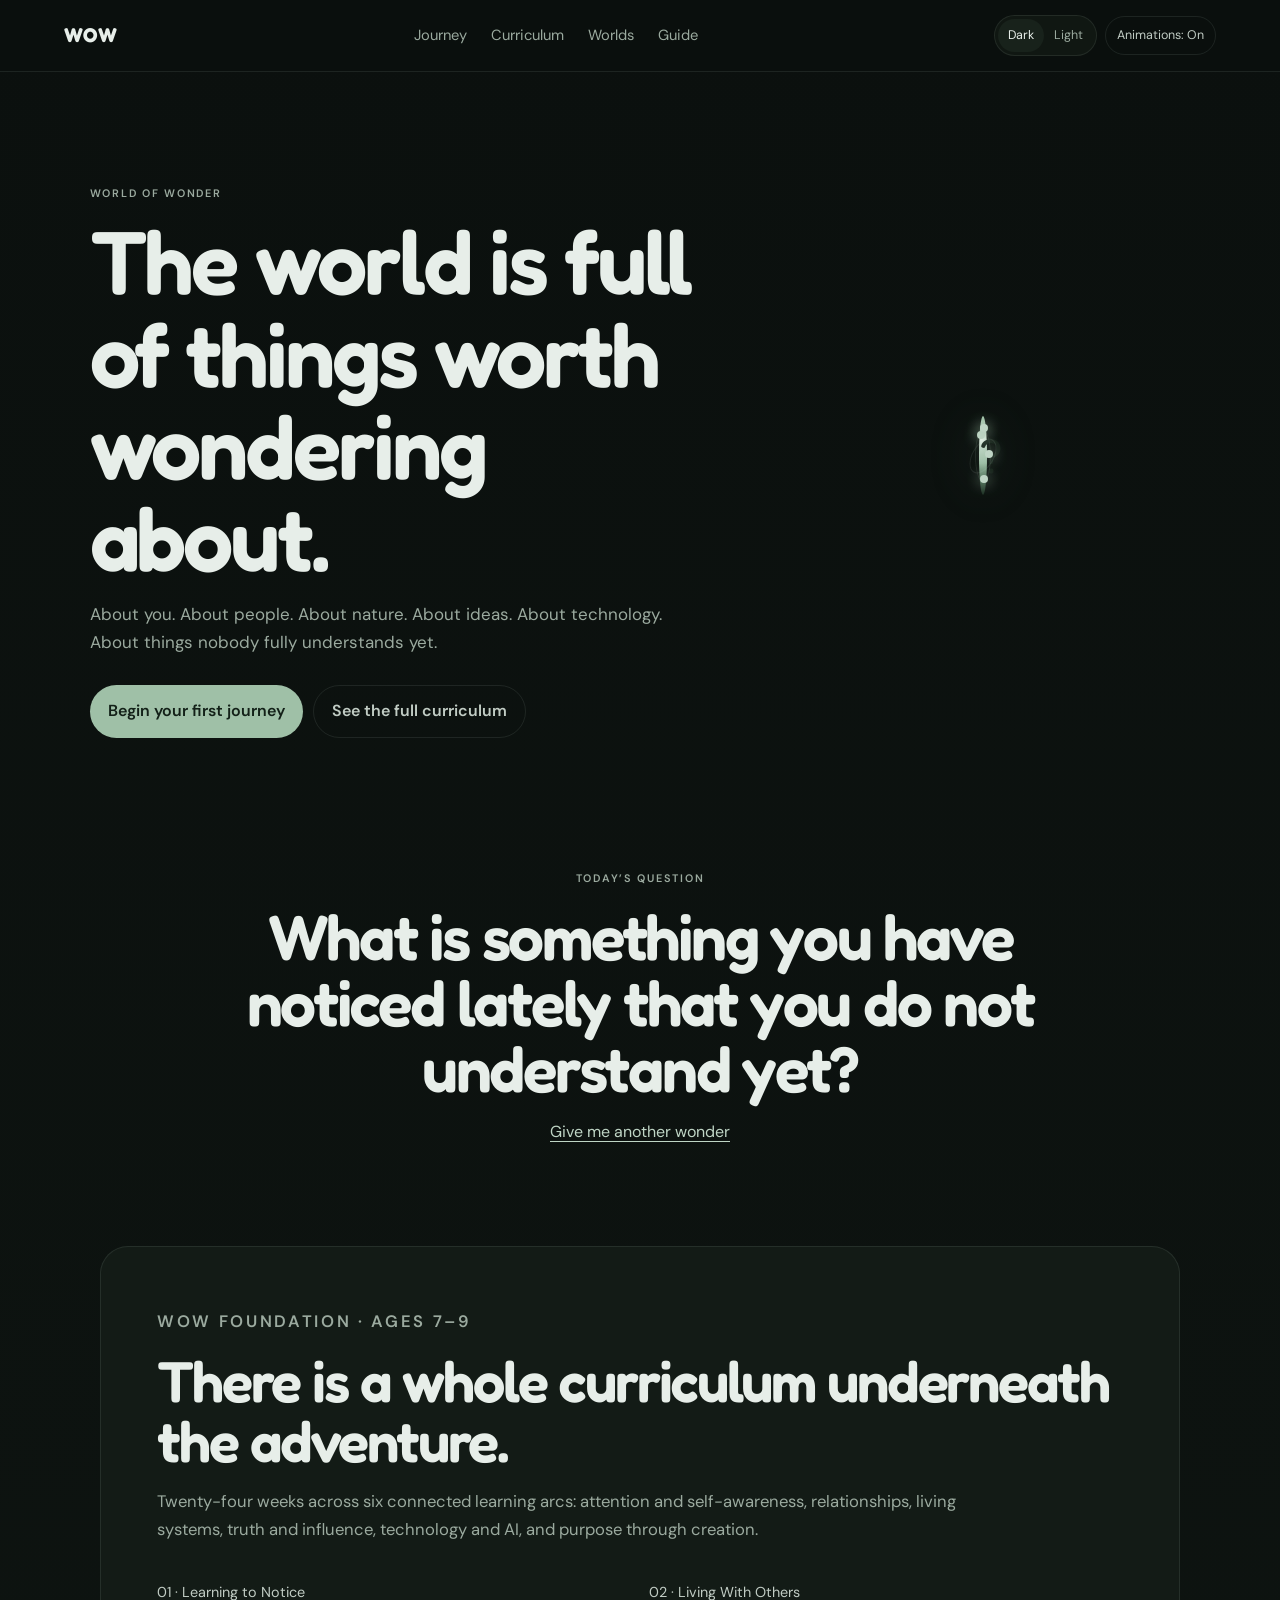
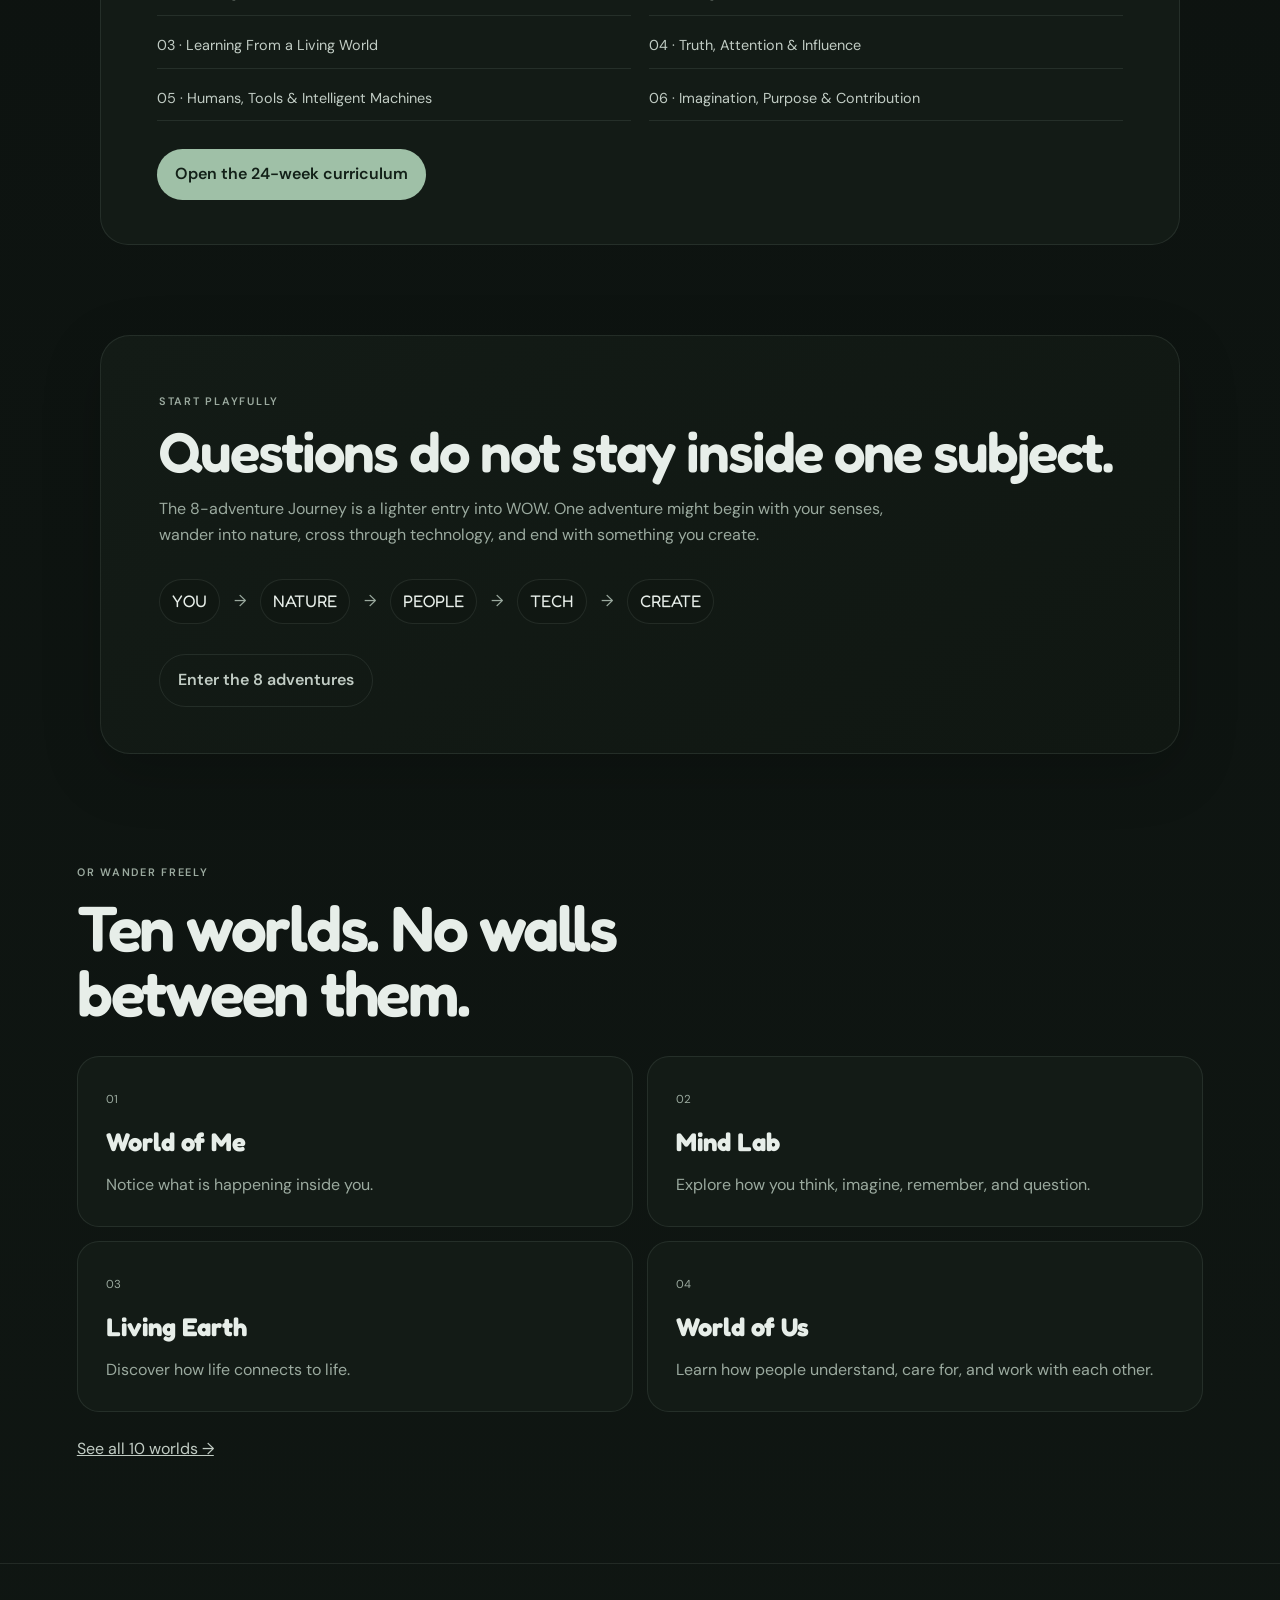
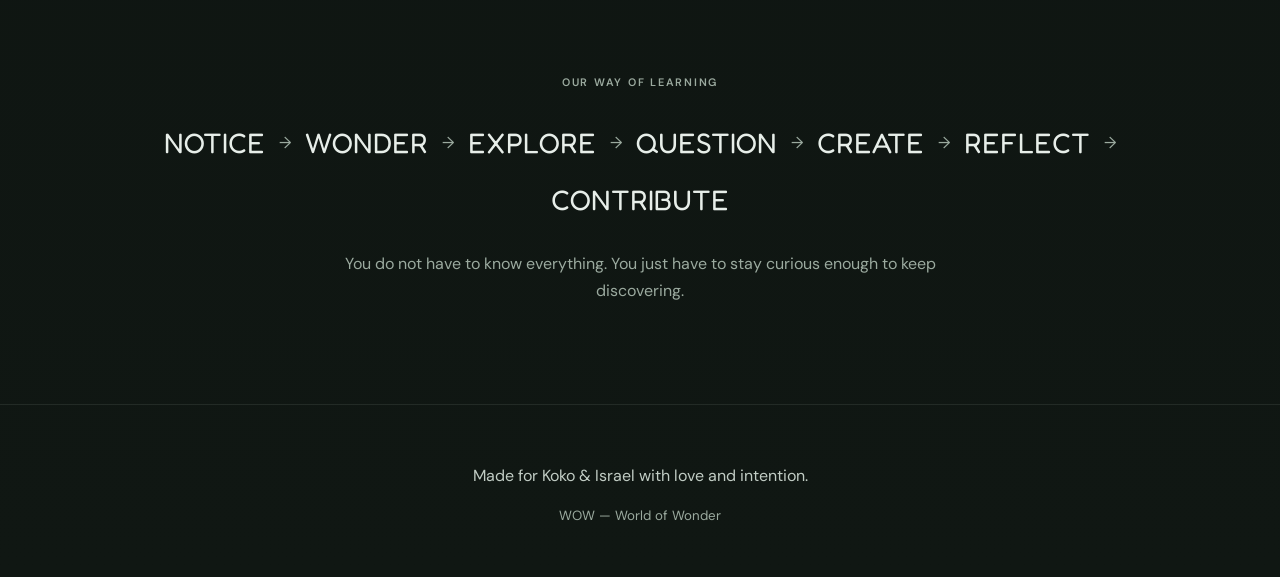
<file: index.html>
<!doctype html>
<html lang="en">
<head>
  <meta charset="utf-8">
  <meta name="viewport" content="width=device-width,initial-scale=1">
  <title>WOW — World of Wonder</title>
  <meta name="description" content="A conscious learning world for curious kids.">
  <link rel="preconnect" href="https://fonts.googleapis.com">
  <link rel="preconnect" href="https://fonts.gstatic.com" crossorigin>
  <link href="https://fonts.googleapis.com/css2?family=DM+Sans:wght@400;500;600&family=Fredoka:wght@500;600;700&display=swap" rel="stylesheet">
  <link rel="stylesheet" href="styles.css?v=4">
</head>
<body>
<header class="topbar">
  <a class="brand" href="index.html">WOW</a>
  <nav aria-label="Main navigation"><a href="journey.html">Journey</a><a href="curriculum.html">Curriculum</a><a href="worlds.html">Worlds</a><a href="guide.html">Guide</a></nav>
  <div class="controls"><div class="theme-switch" role="group" aria-label="Theme"><button id="darkTheme" type="button" aria-pressed="true">Dark</button><button id="lightTheme" type="button" aria-pressed="false">Light</button></div><button id="animationToggle" class="control-btn" type="button" aria-pressed="true">Animations: On</button></div>
</header>
<main>
<section class="hero"><div class="hero-copy"><p class="eyebrow">World of Wonder</p><h1>The world is full of things worth wondering about.</h1><p class="lede">About you. About people. About nature. About ideas. About technology. About things nobody fully understands yet.</p><div class="hero-actions"><a class="button primary" href="journey.html">Begin your first journey</a><a class="button secondary" href="curriculum.html">See the full curriculum</a></div></div><div class="wonder-scene" aria-label="A softly animated field of connected worlds"><div class="wonder-core">?</div><span class="orbit orbit-one"></span><span class="orbit orbit-two"></span><span class="spark s1"></span><span class="spark s2"></span><span class="spark s3"></span><span class="spark s4"></span></div></section>
<section class="invitation"><p class="eyebrow">Today’s question</p><h2 id="wonderPrompt">What is something you have noticed lately that you do not understand yet?</h2><button id="newWonder" class="text-button" type="button">Give me another wonder</button></section>
<section class="curriculum-preview"><div><p class="eyebrow">WOW Foundation · Ages 7–9</p><h2>There is a whole curriculum underneath the adventure.</h2><p>Twenty-four weeks across six connected learning arcs: attention and self-awareness, relationships, living systems, truth and influence, technology and AI, and purpose through creation.</p></div><div class="preview-arcs"><span>01 · Learning to Notice</span><span>02 · Living With Others</span><span>03 · Learning From a Living World</span><span>04 · Truth, Attention & Influence</span><span>05 · Humans, Tools & Intelligent Machines</span><span>06 · Imagination, Purpose & Contribution</span></div><a class="button primary" href="curriculum.html">Open the 24-week curriculum</a></section>
<section class="journey-invite"><div><p class="eyebrow">Start playfully</p><h2>Questions do not stay inside one subject.</h2><p>The 8-adventure Journey is a lighter entry into WOW. One adventure might begin with your senses, wander into nature, cross through technology, and end with something you create.</p></div><div class="journey-mini-path" aria-label="Example cross-world path"><span>YOU</span><b>→</b><span>NATURE</span><b>→</b><span>PEOPLE</span><b>→</b><span>TECH</span><b>→</b><span>CREATE</span></div><a class="button secondary" href="journey.html">Enter the 8 adventures</a></section>
<section class="world-preview"><div class="section-heading"><p class="eyebrow">Or wander freely</p><h2>Ten worlds. No walls between them.</h2></div><div class="world-grid"><a class="world-card" href="worlds.html#me"><span>01</span><h3>World of Me</h3><p>Notice what is happening inside you.</p></a><a class="world-card" href="worlds.html#mind"><span>02</span><h3>Mind Lab</h3><p>Explore how you think, imagine, remember, and question.</p></a><a class="world-card" href="worlds.html#earth"><span>03</span><h3>Living Earth</h3><p>Discover how life connects to life.</p></a><a class="world-card" href="worlds.html#us"><span>04</span><h3>World of Us</h3><p>Learn how people understand, care for, and work with each other.</p></a></div><a class="all-worlds" href="worlds.html">See all 10 worlds →</a></section>
<section id="rhythm" class="rhythm-section"><p class="eyebrow">Our way of learning</p><div class="rhythm-line"><span>NOTICE</span><b>→</b><span>WONDER</span><b>→</b><span>EXPLORE</span><b>→</b><span>QUESTION</span><b>→</b><span>CREATE</span><b>→</b><span>REFLECT</span><b>→</b><span>CONTRIBUTE</span></div><p class="rhythm-note">You do not have to know everything. You just have to stay curious enough to keep discovering.</p></section>
</main>
<footer><p>Made for Koko &amp; Israel with love and intention.</p><small>WOW — World of Wonder</small></footer>
<script src="script.js?v=4"></script>
</body></html>
</file>
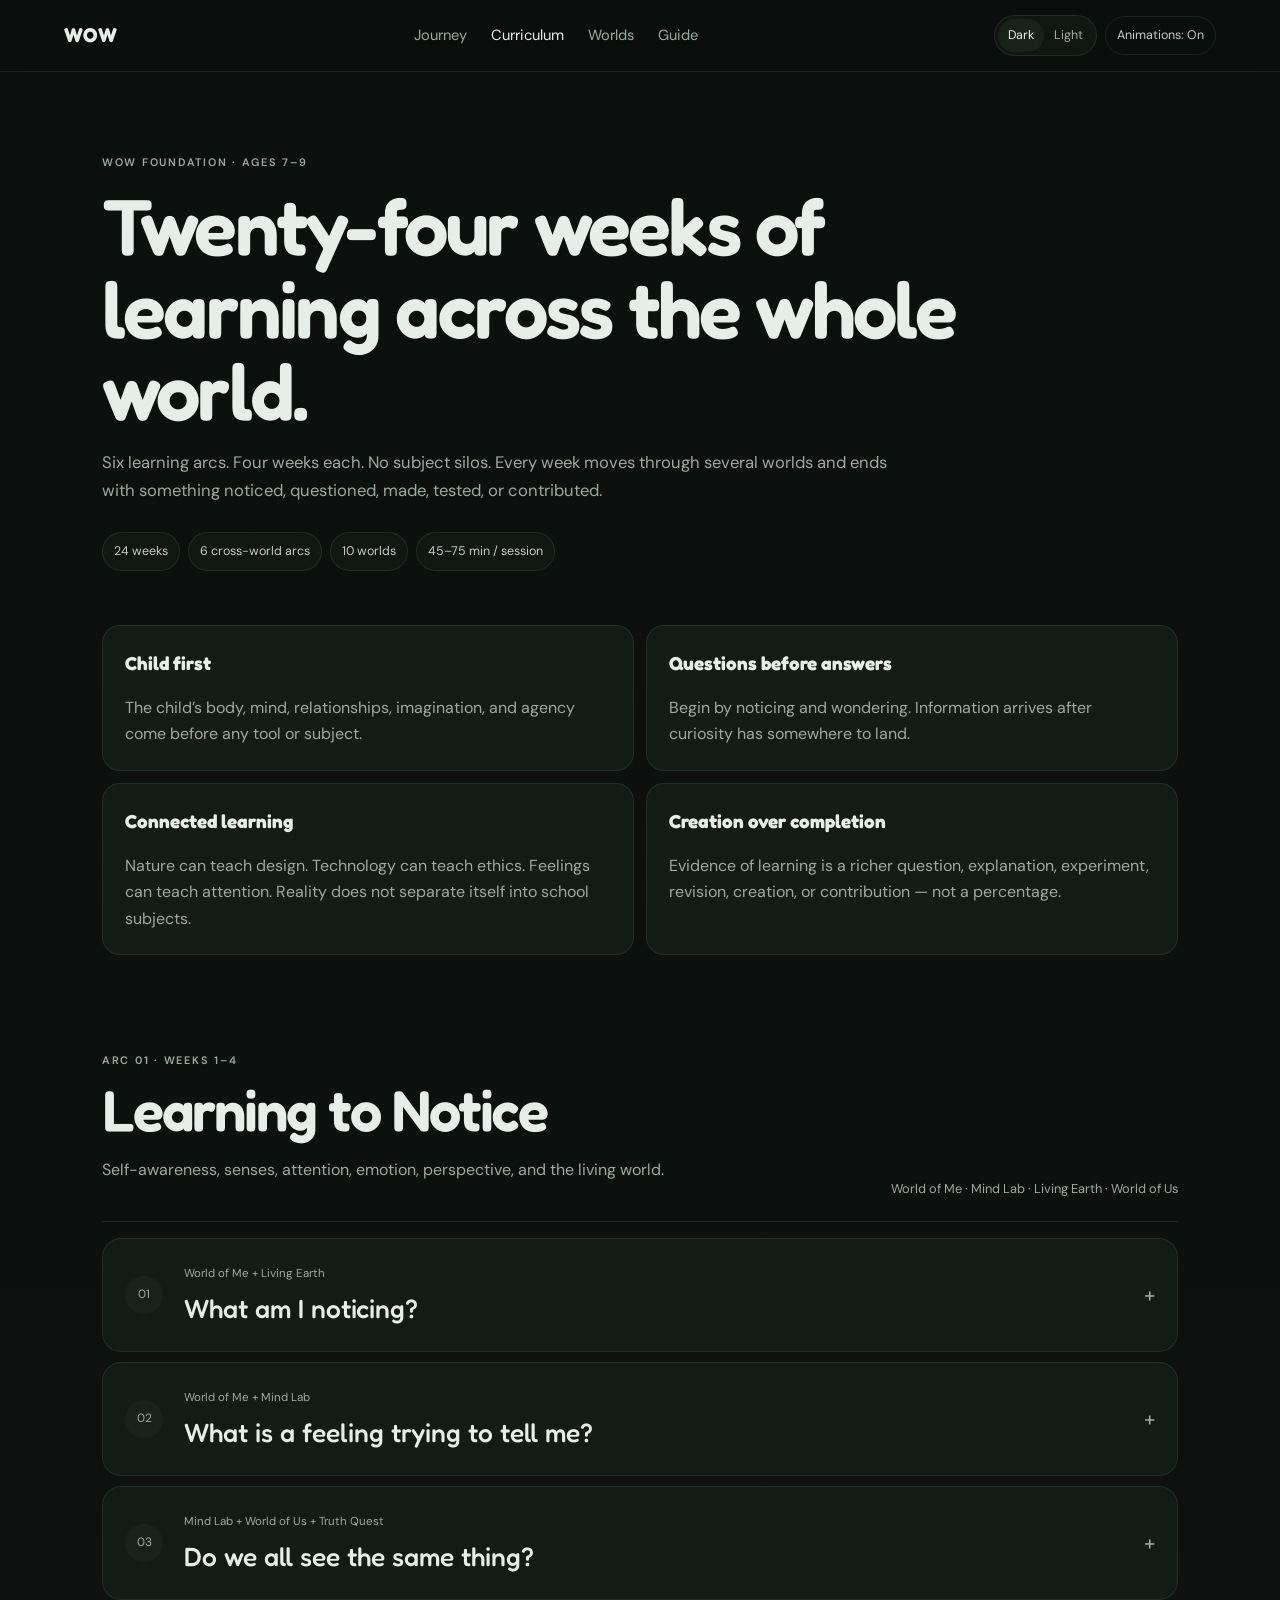
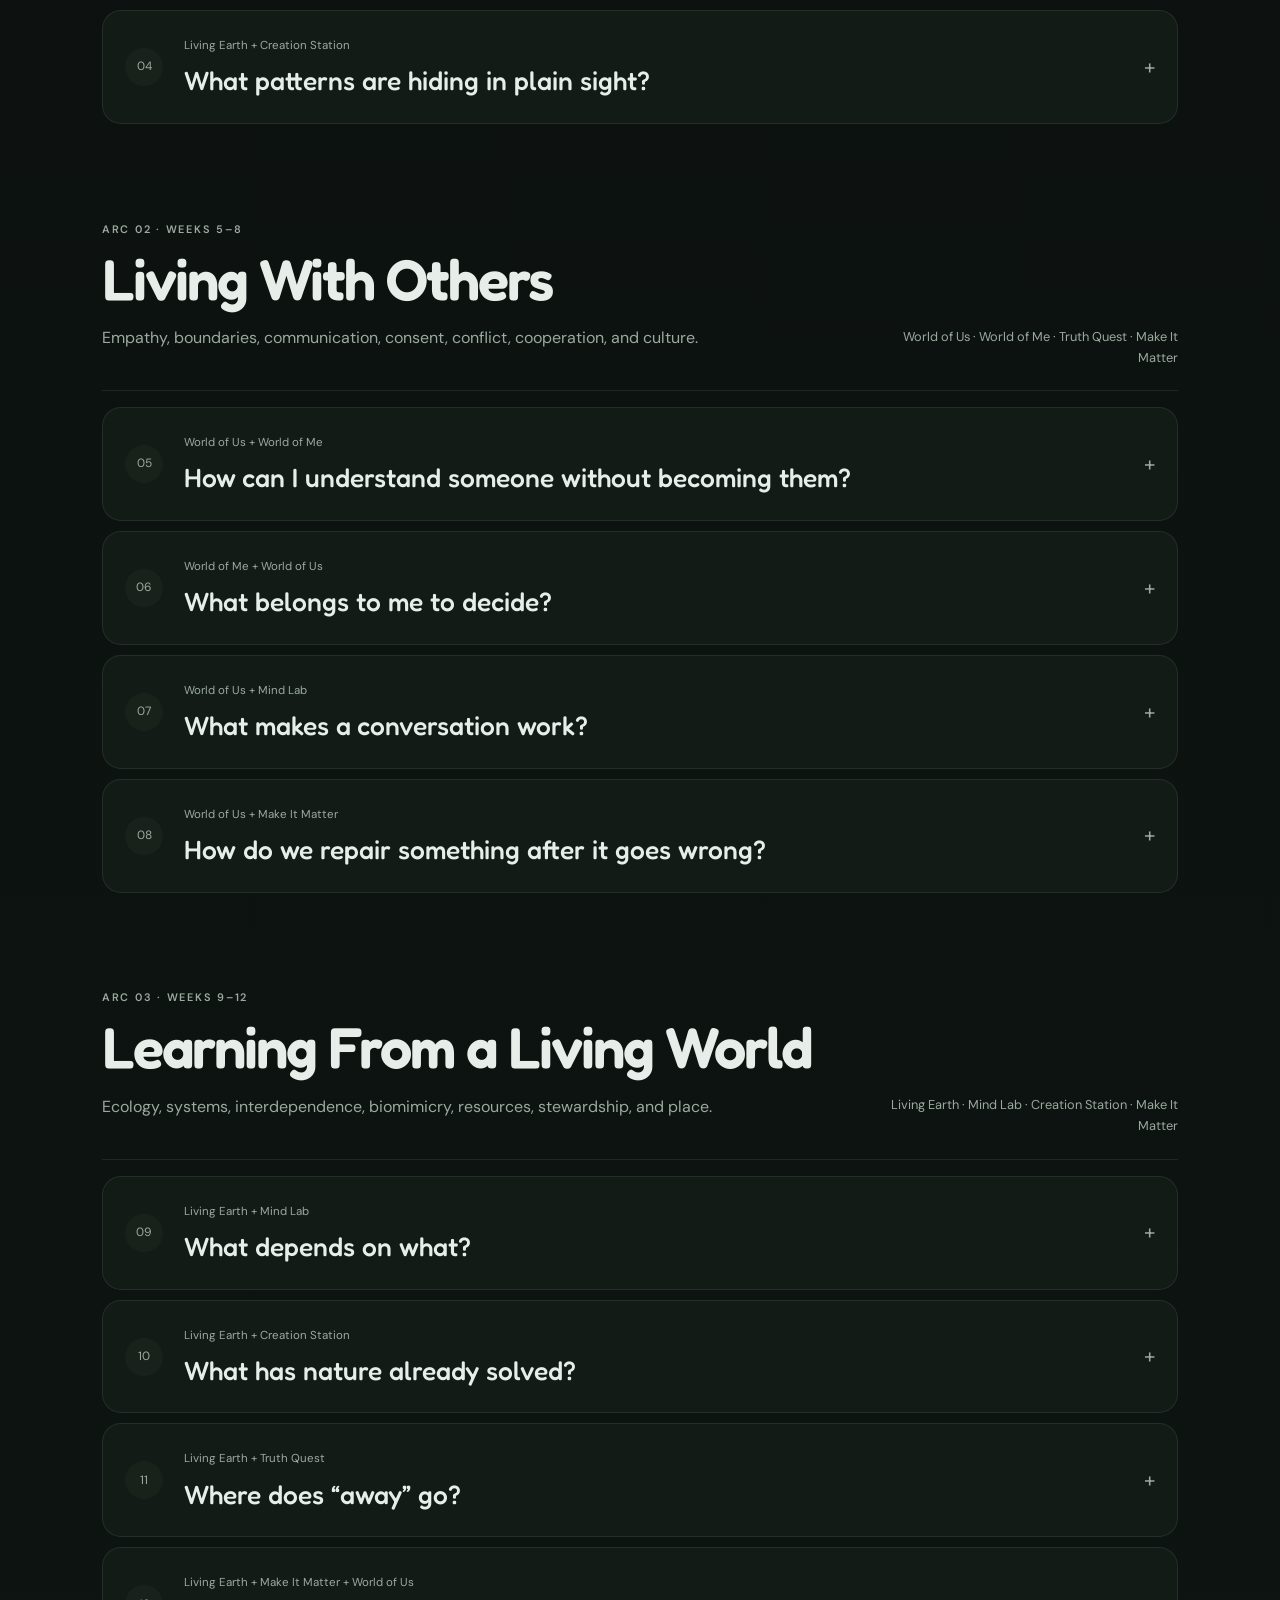
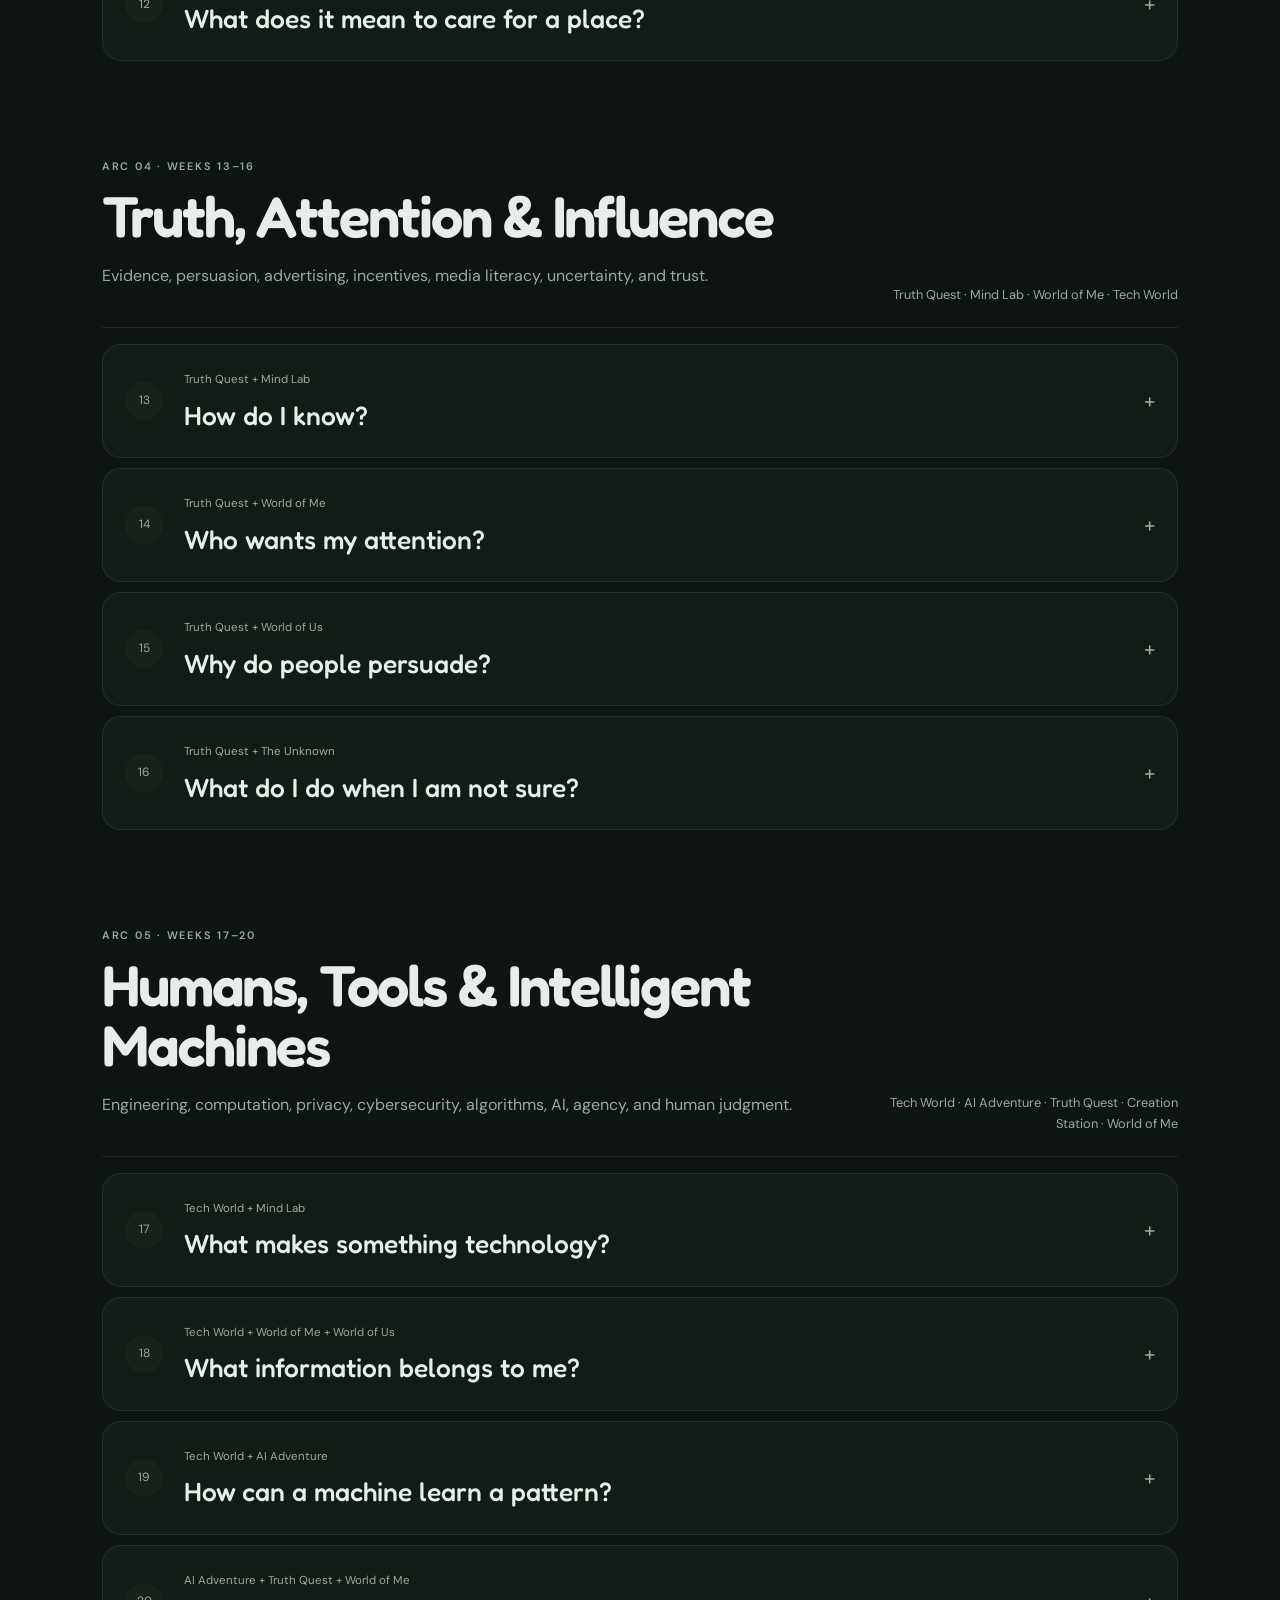
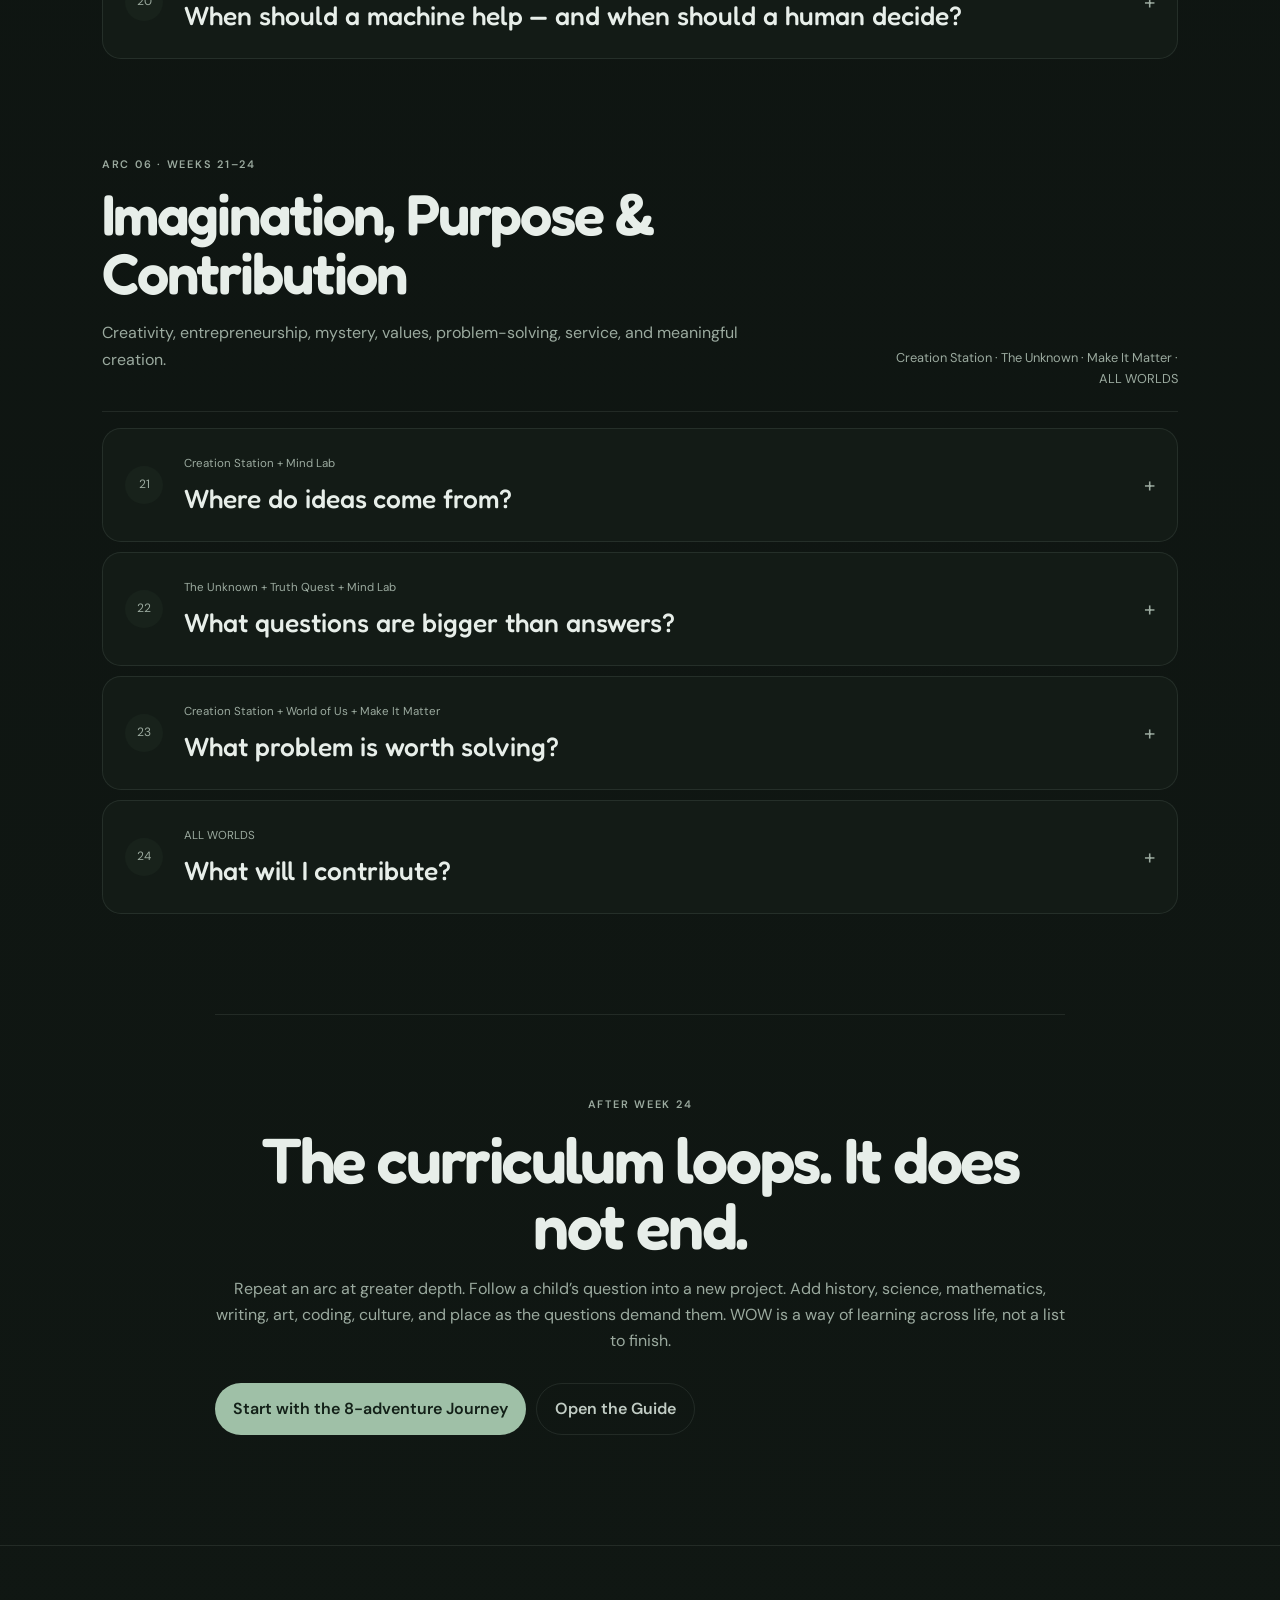
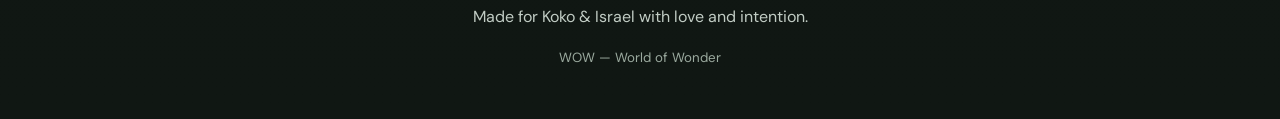
<file: curriculum.html>
<!doctype html>
<html lang="en">
<head>
  <meta charset="utf-8">
  <meta name="viewport" content="width=device-width,initial-scale=1">
  <title>WOW Curriculum — World of Wonder</title>
  <meta name="description" content="A 24-week conscious cross-world curriculum for curious kids ages 7–9.">
  <link rel="preconnect" href="https://fonts.googleapis.com">
  <link rel="preconnect" href="https://fonts.gstatic.com" crossorigin>
  <link href="https://fonts.googleapis.com/css2?family=DM+Sans:wght@400;500;600&family=Fredoka:wght@500;600;700&display=swap" rel="stylesheet">
  <link rel="stylesheet" href="styles.css?v=4">
</head>
<body>
<header class="topbar">
  <a class="brand" href="index.html">WOW</a>
  <nav aria-label="Main navigation"><a href="journey.html">Journey</a><a class="active" href="curriculum.html">Curriculum</a><a href="worlds.html">Worlds</a><a href="guide.html">Guide</a></nav>
  <div class="controls"><div class="theme-switch" role="group" aria-label="Theme"><button id="darkTheme" type="button" aria-pressed="true">Dark</button><button id="lightTheme" type="button" aria-pressed="false">Light</button></div><button id="animationToggle" class="control-btn" type="button" aria-pressed="true">Animations: On</button></div>
</header>
<main class="curriculum-shell">
<section class="curriculum-hero">
  <p class="eyebrow">WOW Foundation · Ages 7–9</p>
  <h1>Twenty-four weeks of learning across the whole world.</h1>
  <p>Six learning arcs. Four weeks each. No subject silos. Every week moves through several worlds and ends with something noticed, questioned, made, tested, or contributed.</p>
  <div class="curriculum-stats"><span>24 weeks</span><span>6 cross-world arcs</span><span>10 worlds</span><span>45–75 min / session</span></div>
</section>
<section class="curriculum-principles">
  <article><strong>Child first</strong><p>The child’s body, mind, relationships, imagination, and agency come before any tool or subject.</p></article>
  <article><strong>Questions before answers</strong><p>Begin by noticing and wondering. Information arrives after curiosity has somewhere to land.</p></article>
  <article><strong>Connected learning</strong><p>Nature can teach design. Technology can teach ethics. Feelings can teach attention. Reality does not separate itself into school subjects.</p></article>
  <article><strong>Creation over completion</strong><p>Evidence of learning is a richer question, explanation, experiment, revision, creation, or contribution — not a percentage.</p></article>
</section>

<section class="arc" id="arc1">
<div class="arc-head"><div><p class="eyebrow">Arc 01 · Weeks 1–4</p><h2>Learning to Notice</h2><p>Self-awareness, senses, attention, emotion, perspective, and the living world.</p></div><span class="arc-worlds">World of Me · Mind Lab · Living Earth · World of Us</span></div>
<div class="week-list">
<article class="week"><button class="week-head" type="button" aria-expanded="false"><span>01</span><div><small>World of Me + Living Earth</small><h3>What am I noticing?</h3></div><b>+</b></button><div class="week-body"><p><strong>Big idea:</strong> Attention changes what becomes available to us.</p><h4>Experience</h4><p>Do a slow sensory walk. Collect five visual details, four sounds, three textures, two smells, and one question. Repeat for two minutes with eyes closed where safe and compare what changed.</p><h4>Foundation path</h4><p>Draw a “map of noticing” using symbols, colors, and words.</p><h4>Stretch path</h4><p>Sort observations into fact, interpretation, and question. Notice how quickly the mind adds a story to a sensation.</p><h4>Parent lens</h4><p>Ask “What did you notice?” before “What is it?”</p><h4>Reflection</h4><p>What became visible only because you slowed down?</p></div></article>
<article class="week"><button class="week-head" type="button" aria-expanded="false"><span>02</span><div><small>World of Me + Mind Lab</small><h3>What is a feeling trying to tell me?</h3></div><b>+</b></button><div class="week-body"><p><strong>Big idea:</strong> Feelings are information, not commands.</p><h4>Experience</h4><p>Create a body-weather map: where do excitement, worry, anger, calm, embarrassment, and curiosity show up physically? Compare how the same feeling can feel different for different people.</p><h4>Foundation path</h4><p>Name sensations and pair them with possible emotions without insisting on one correct label.</p><h4>Stretch path</h4><p>Separate signal from action: “I feel angry” is different from “I must hit/shout/leave.” Generate three possible responses to one emotion.</p><h4>Reflection</h4><p>Can your body know something before you have words for it?</p></div></article>
<article class="week"><button class="week-head" type="button" aria-expanded="false"><span>03</span><div><small>Mind Lab + World of Us + Truth Quest</small><h3>Do we all see the same thing?</h3></div><b>+</b></button><div class="week-body"><p><strong>Big idea:</strong> Perspective shapes experience, but perspective and factual accuracy are not the same thing.</p><h4>Experience</h4><p>Everyone observes the same image, short event, or object separately and writes/draws what happened. Compare without correcting first.</p><h4>Foundation path</h4><p>Find three differences in what people noticed.</p><h4>Stretch path</h4><p>Sort statements into observation, inference, opinion, and claim that needs evidence.</p><h4>Reflection</h4><p>When can two people both be right? When do we need evidence?</p></div></article>
<article class="week"><button class="week-head" type="button" aria-expanded="false"><span>04</span><div><small>Living Earth + Creation Station</small><h3>What patterns are hiding in plain sight?</h3></div><b>+</b></button><div class="week-body"><p><strong>Big idea:</strong> Patterns help us describe, predict, design, and ask better questions.</p><h4>Experience</h4><p>Collect patterns from leaves, music, movement, architecture, family routines, weather, or numbers. Recreate one pattern in another medium.</p><h4>Foundation path</h4><p>Continue and invent simple repeating patterns.</p><h4>Stretch path</h4><p>Find a pattern that looks real but breaks when you collect more examples.</p><h4>Create</h4><p>Make a “Pattern Museum” with at least four different kinds of pattern.</p></div></article>
</div></section>

<section class="arc" id="arc2">
<div class="arc-head"><div><p class="eyebrow">Arc 02 · Weeks 5–8</p><h2>Living With Others</h2><p>Empathy, boundaries, communication, consent, conflict, cooperation, and culture.</p></div><span class="arc-worlds">World of Us · World of Me · Truth Quest · Make It Matter</span></div>
<div class="week-list">
<article class="week"><button class="week-head" type="button" aria-expanded="false"><span>05</span><div><small>World of Us + World of Me</small><h3>How can I understand someone without becoming them?</h3></div><b>+</b></button><div class="week-body"><p><strong>Big idea:</strong> Empathy is curiosity about another person’s experience, not mind-reading.</p><h4>Experience</h4><p>Use short scenarios and generate at least three possible explanations for a person’s behavior. Ask what information is missing.</p><h4>Foundation path</h4><p>Practice “Maybe they…” language instead of declaring motives as facts.</p><h4>Stretch path</h4><p>Compare empathy, agreement, and approval. Can you understand someone and still disagree?</p><h4>Reflection</h4><p>What is dangerous about assuming we know why someone did something?</p></div></article>
<article class="week"><button class="week-head" type="button" aria-expanded="false"><span>06</span><div><small>World of Me + World of Us</small><h3>What belongs to me to decide?</h3></div><b>+</b></button><div class="week-body"><p><strong>Big idea:</strong> Boundaries help people know where choice and responsibility live.</p><h4>Experience</h4><p>Sort examples into MY CHOICE, SHARED CHOICE, and NOT MY CHOICE. Include body, belongings, secrets, shared rooms, games, photos, and digital information.</p><h4>Foundation path</h4><p>Practice clear yes/no/not-yet language.</p><h4>Stretch path</h4><p>Explore conflicts between personal choice and shared responsibility.</p><h4>Create</h4><p>Write a family “Ask First” agreement.</p></div></article>
<article class="week"><button class="week-head" type="button" aria-expanded="false"><span>07</span><div><small>World of Us + Mind Lab</small><h3>What makes a conversation work?</h3></div><b>+</b></button><div class="week-body"><p><strong>Big idea:</strong> Communication is a feedback loop, not just sending words.</p><h4>Experience</h4><p>Play “instruction challenge”: one person describes a hidden block structure or drawing while another recreates it without seeing it.</p><h4>Investigate</h4><p>What kinds of instructions caused confusion? What questions improved the result?</p><h4>Stretch path</h4><p>Try again with rules limiting questions, then compare accuracy.</p><h4>Reflection</h4><p>Is misunderstanding always somebody’s fault?</p></div></article>
<article class="week"><button class="week-head" type="button" aria-expanded="false"><span>08</span><div><small>World of Us + Make It Matter</small><h3>How do we repair something after it goes wrong?</h3></div><b>+</b></button><div class="week-body"><p><strong>Big idea:</strong> Repair is more than saying sorry; it includes understanding impact and changing what happens next.</p><h4>Experience</h4><p>Use fictional conflicts. Identify what happened, impact, responsibility, what is needed now, and what could prevent repetition.</p><h4>Create</h4><p>Make a five-step “Repair Map”: Notice → Own → Listen → Repair → Change.</p><h4>Reflection</h4><p>What makes an apology trustworthy?</p></div></article>
</div></section>

<section class="arc" id="arc3">
<div class="arc-head"><div><p class="eyebrow">Arc 03 · Weeks 9–12</p><h2>Learning From a Living World</h2><p>Ecology, systems, interdependence, biomimicry, resources, stewardship, and place.</p></div><span class="arc-worlds">Living Earth · Mind Lab · Creation Station · Make It Matter</span></div>
<div class="week-list">
<article class="week"><button class="week-head" type="button" aria-expanded="false"><span>09</span><div><small>Living Earth + Mind Lab</small><h3>What depends on what?</h3></div><b>+</b></button><div class="week-body"><p><strong>Big idea:</strong> Systems are made of relationships, not just parts.</p><h4>Experience</h4><p>Choose a familiar food and map backwards: plate → store → transport → farm → soil/water/sun/pollinators/people. Add what each part depends on.</p><h4>Foundation path</h4><p>Build a simple connection web.</p><h4>Stretch path</h4><p>Remove one node and predict ripple effects.</p><h4>Reflection</h4><p>Can something be “independent” and still depend on a system?</p></div></article>
<article class="week"><button class="week-head" type="button" aria-expanded="false"><span>10</span><div><small>Living Earth + Creation Station</small><h3>What has nature already solved?</h3></div><b>+</b></button><div class="week-body"><p><strong>Big idea:</strong> Nature offers strategies for structure, movement, protection, cooling, storage, and cooperation.</p><h4>Experience</h4><p>Study three natural designs: seed dispersal, burr hooks, shells, honeycomb, bird wings, spider webs, lotus leaves, etc.</p><h4>Create</h4><p>Design a human tool inspired by a natural strategy, not merely its appearance.</p><h4>Stretch path</h4><p>Explain the function being borrowed and where the analogy breaks.</p></div></article>
<article class="week"><button class="week-head" type="button" aria-expanded="false"><span>11</span><div><small>Living Earth + Truth Quest</small><h3>Where does “away” go?</h3></div><b>+</b></button><div class="week-body"><p><strong>Big idea:</strong> Materials move through systems; throwing something “away” does not erase it.</p><h4>Experience</h4><p>Choose five household objects and investigate what they are made from, where those materials may come from, and where they go after use.</p><h4>Foundation path</h4><p>Sort into reuse, repair, recycle, compost, landfill/unknown.</p><h4>Stretch path</h4><p>Ask which environmental claims need verification and which recycling symbols are easily misunderstood.</p><h4>Create</h4><p>Redesign one object for a longer life.</p></div></article>
<article class="week"><button class="week-head" type="button" aria-expanded="false"><span>12</span><div><small>Living Earth + Make It Matter + World of Us</small><h3>What does it mean to care for a place?</h3></div><b>+</b></button><div class="week-body"><p><strong>Big idea:</strong> Stewardship begins with relationship and observation.</p><h4>Experience</h4><p>Choose one tiny place — yard, sidewalk, park corner, windowsill, block — and observe it over several days.</p><h4>Contribute</h4><p>Do one useful action based on what you observed: clean, plant, label, protect, document, reduce waste, or help another person notice.</p><h4>Reflection</h4><p>How is caring for a place different from controlling it?</p></div></article>
</div></section>

<section class="arc" id="arc4">
<div class="arc-head"><div><p class="eyebrow">Arc 04 · Weeks 13–16</p><h2>Truth, Attention & Influence</h2><p>Evidence, persuasion, advertising, incentives, media literacy, uncertainty, and trust.</p></div><span class="arc-worlds">Truth Quest · Mind Lab · World of Me · Tech World</span></div>
<div class="week-list">
<article class="week"><button class="week-head" type="button" aria-expanded="false"><span>13</span><div><small>Truth Quest + Mind Lab</small><h3>How do I know?</h3></div><b>+</b></button><div class="week-body"><p><strong>Big idea:</strong> Different claims need different kinds of support.</p><h4>Experience</h4><p>Sort statements into observation, memory, opinion, prediction, inference, and externally checkable claim.</p><h4>Foundation path</h4><p>Ask “How could we check?”</p><h4>Stretch path</h4><p>Rank evidence quality for a simple claim: rumor, personal experience, photo, measurement, multiple independent sources.</p><h4>Reflection</h4><p>Does being confident make something more true?</p></div></article>
<article class="week"><button class="week-head" type="button" aria-expanded="false"><span>14</span><div><small>Truth Quest + World of Me</small><h3>Who wants my attention?</h3></div><b>+</b></button><div class="week-body"><p><strong>Big idea:</strong> Attention has value, and many systems compete for it.</p><h4>Experience</h4><p>Collect five examples designed to make someone look, click, buy, watch, or continue. Identify color, sound, urgency, social proof, rewards, or emotional triggers.</p><h4>Stretch path</h4><p>Ask who benefits and what behavior is being optimized.</p><h4>Create</h4><p>Design an invitation that earns attention without misleading anyone.</p></div></article>
<article class="week"><button class="week-head" type="button" aria-expanded="false"><span>15</span><div><small>Truth Quest + World of Us</small><h3>Why do people persuade?</h3></div><b>+</b></button><div class="week-body"><p><strong>Big idea:</strong> Persuasion is not automatically bad; the methods and intentions matter.</p><h4>Experience</h4><p>Compare a public-service message, advertisement, campaign poster, product package, and request from a friend. Identify audience, goal, evidence, emotion, and missing information.</p><h4>Foundation path</h4><p>Find what the message wants you to do.</p><h4>Stretch path</h4><p>Distinguish persuasion, manipulation, deception, and coercion.</p><h4>Reflection</h4><p>Can a true statement still be misleading?</p></div></article>
<article class="week"><button class="week-head" type="button" aria-expanded="false"><span>16</span><div><small>Truth Quest + The Unknown</small><h3>What do I do when I am not sure?</h3></div><b>+</b></button><div class="week-body"><p><strong>Big idea:</strong> Uncertainty is something we can describe and work with.</p><h4>Experience</h4><p>Practice confidence language: I know / I think / I suspect / I am unsure / I do not know yet. Apply it to everyday questions.</p><h4>Stretch path</h4><p>Update confidence after receiving new evidence and explain why it changed.</p><h4>Create</h4><p>Make a family “It’s Okay Not to Know Yet” card with ways to investigate safely.</p></div></article>
</div></section>

<section class="arc" id="arc5">
<div class="arc-head"><div><p class="eyebrow">Arc 05 · Weeks 17–20</p><h2>Humans, Tools & Intelligent Machines</h2><p>Engineering, computation, privacy, cybersecurity, algorithms, AI, agency, and human judgment.</p></div><span class="arc-worlds">Tech World · AI Adventure · Truth Quest · Creation Station · World of Me</span></div>
<div class="week-list">
<article class="week"><button class="week-head" type="button" aria-expanded="false"><span>17</span><div><small>Tech World + Mind Lab</small><h3>What makes something technology?</h3></div><b>+</b></button><div class="week-body"><p><strong>Big idea:</strong> Technology is a human-made way of extending capability, not just electronics.</p><h4>Experience</h4><p>Sort objects from spoon to bicycle to pencil to smartphone. For each, identify the human problem or desire it addresses.</p><h4>Stretch path</h4><p>Map tradeoffs: what capability does the tool add, and what new dependency or risk does it create?</p><h4>Create</h4><p>Invent a non-digital technology for a small household problem.</p></div></article>
<article class="week"><button class="week-head" type="button" aria-expanded="false"><span>18</span><div><small>Tech World + World of Me + World of Us</small><h3>What information belongs to me?</h3></div><b>+</b></button><div class="week-body"><p><strong>Big idea:</strong> Privacy is about context, choice, boundaries, and control over information.</p><h4>Experience</h4><p>Sort information into public, family-only, trusted-person, private, and “ask first.” Include name, location, school, photos, passwords, hobbies, feelings, and health information.</p><h4>Cyber habit</h4><p>Create strong passphrases with invented examples; never use real passwords in the activity.</p><h4>Stretch path</h4><p>Discuss why harmless facts can become sensitive when combined.</p><h4>Create</h4><p>Make a family digital privacy agreement.</p></div></article>
<article class="week"><button class="week-head" type="button" aria-expanded="false"><span>19</span><div><small>Tech World + AI Adventure</small><h3>How can a machine learn a pattern?</h3></div><b>+</b></button><div class="week-body"><p><strong>Big idea:</strong> Machine-learning systems learn statistical patterns from examples; they can be useful and still make mistakes.</p><h4>Experience</h4><p>Use the separate <a href="https://iamlegend-imani.github.io/AI-Adventure/">AI Adventure</a> sequence for Scratch, Teachable Machine, testing, and model mistakes.</p><h4>WOW connection</h4><p>Before opening the tool, predict what examples the machine will need. Afterward, deliberately try to break the model.</p><h4>Reflection</h4><p>Did the machine understand, or did it become good at recognizing examples?</p></div></article>
<article class="week"><button class="week-head" type="button" aria-expanded="false"><span>20</span><div><small>AI Adventure + Truth Quest + World of Me</small><h3>When should a machine help — and when should a human decide?</h3></div><b>+</b></button><div class="week-body"><p><strong>Big idea:</strong> Capability does not automatically create authority.</p><h4>Experience</h4><p>Sort decisions into MACHINE CAN HELP, HUMAN SHOULD DECIDE, and BOTH. Include navigation, music suggestions, medical information, punishment, friendship, hiring, translation, creative ideas, and emergency choices.</p><h4>Stretch path</h4><p>Ask what values, context, accountability, or lived experience could be missing.</p><h4>Family rule</h4><p>Use ME → WE → AI: think first, discuss together, then invite AI to contribute.</p></div></article>
</div></section>

<section class="arc" id="arc6">
<div class="arc-head"><div><p class="eyebrow">Arc 06 · Weeks 21–24</p><h2>Imagination, Purpose & Contribution</h2><p>Creativity, entrepreneurship, mystery, values, problem-solving, service, and meaningful creation.</p></div><span class="arc-worlds">Creation Station · The Unknown · Make It Matter · ALL WORLDS</span></div>
<div class="week-list">
<article class="week"><button class="week-head" type="button" aria-expanded="false"><span>21</span><div><small>Creation Station + Mind Lab</small><h3>Where do ideas come from?</h3></div><b>+</b></button><div class="week-body"><p><strong>Big idea:</strong> Creativity often combines, transforms, notices, and experiments rather than producing ideas from nowhere.</p><h4>Experience</h4><p>Pick two unrelated objects or ideas and invent five combinations. Then improve one by asking “What if…?” ten times.</p><h4>Stretch path</h4><p>Trace influences behind an idea without treating influence as failure.</p><h4>Create</h4><p>Make one deliberately strange prototype.</p></div></article>
<article class="week"><button class="week-head" type="button" aria-expanded="false"><span>22</span><div><small>The Unknown + Truth Quest + Mind Lab</small><h3>What questions are bigger than answers?</h3></div><b>+</b></button><div class="week-body"><p><strong>Big idea:</strong> Some questions are factual, some philosophical, some personal, and some remain open.</p><h4>Experience</h4><p>Build a Question Constellation. Add questions about consciousness, space, fairness, death, dreams, time, identity, infinity, or anything genuinely puzzling.</p><h4>Investigate</h4><p>Classify each question: searchable fact, testable investigation, philosophical question, personal reflection, or currently unknown.</p><h4>Reflection</h4><p>Can not knowing be valuable?</p></div></article>
<article class="week"><button class="week-head" type="button" aria-expanded="false"><span>23</span><div><small>Creation Station + World of Us + Make It Matter</small><h3>What problem is worth solving?</h3></div><b>+</b></button><div class="week-body"><p><strong>Big idea:</strong> Good creation begins with listening to a real need.</p><h4>Experience</h4><p>Interview someone about one tiny frustration, need, or wish. Ask follow-up questions before suggesting solutions.</p><h4>Create</h4><p>Build a paper/cardboard/code/story prototype. Test it with the person. Record what changed after feedback.</p><h4>Stretch path</h4><p>Identify user, need, constraints, tradeoffs, and what success would look like.</p></div></article>
<article class="week"><button class="week-head" type="button" aria-expanded="false"><span>24</span><div><small>ALL WORLDS</small><h3>What will I contribute?</h3></div><b>+</b></button><div class="week-body"><p><strong>Big idea:</strong> Learning becomes meaningful when it changes how we see, choose, create, or contribute.</p><h4>Capstone</h4><p>Each child chooses a person, animal, place, problem, idea, or question they care about and creates a response that helps, teaches, protects, explains, delights, improves, or invites wonder.</p><h4>Presentation</h4><p>Tell the story: “I noticed… I wondered… I investigated… I changed my mind about… I created… I tested… I learned… Now I want to…”</p><h4>No grade</h4><p>Celebrate the quality of attention, questions, revisions, connections, and contribution.</p></div></article>
</div></section>

<section class="curriculum-closing"><p class="eyebrow">After Week 24</p><h2>The curriculum loops. It does not end.</h2><p>Repeat an arc at greater depth. Follow a child’s question into a new project. Add history, science, mathematics, writing, art, coding, culture, and place as the questions demand them. WOW is a way of learning across life, not a list to finish.</p><div class="hero-actions"><a class="button primary" href="journey.html">Start with the 8-adventure Journey</a><a class="button secondary" href="guide.html">Open the Guide</a></div></section>
</main>
<footer><p>Made for Koko &amp; Israel with love and intention.</p><small>WOW — World of Wonder</small></footer>
<script src="script.js?v=4"></script>
</body></html>
</file>
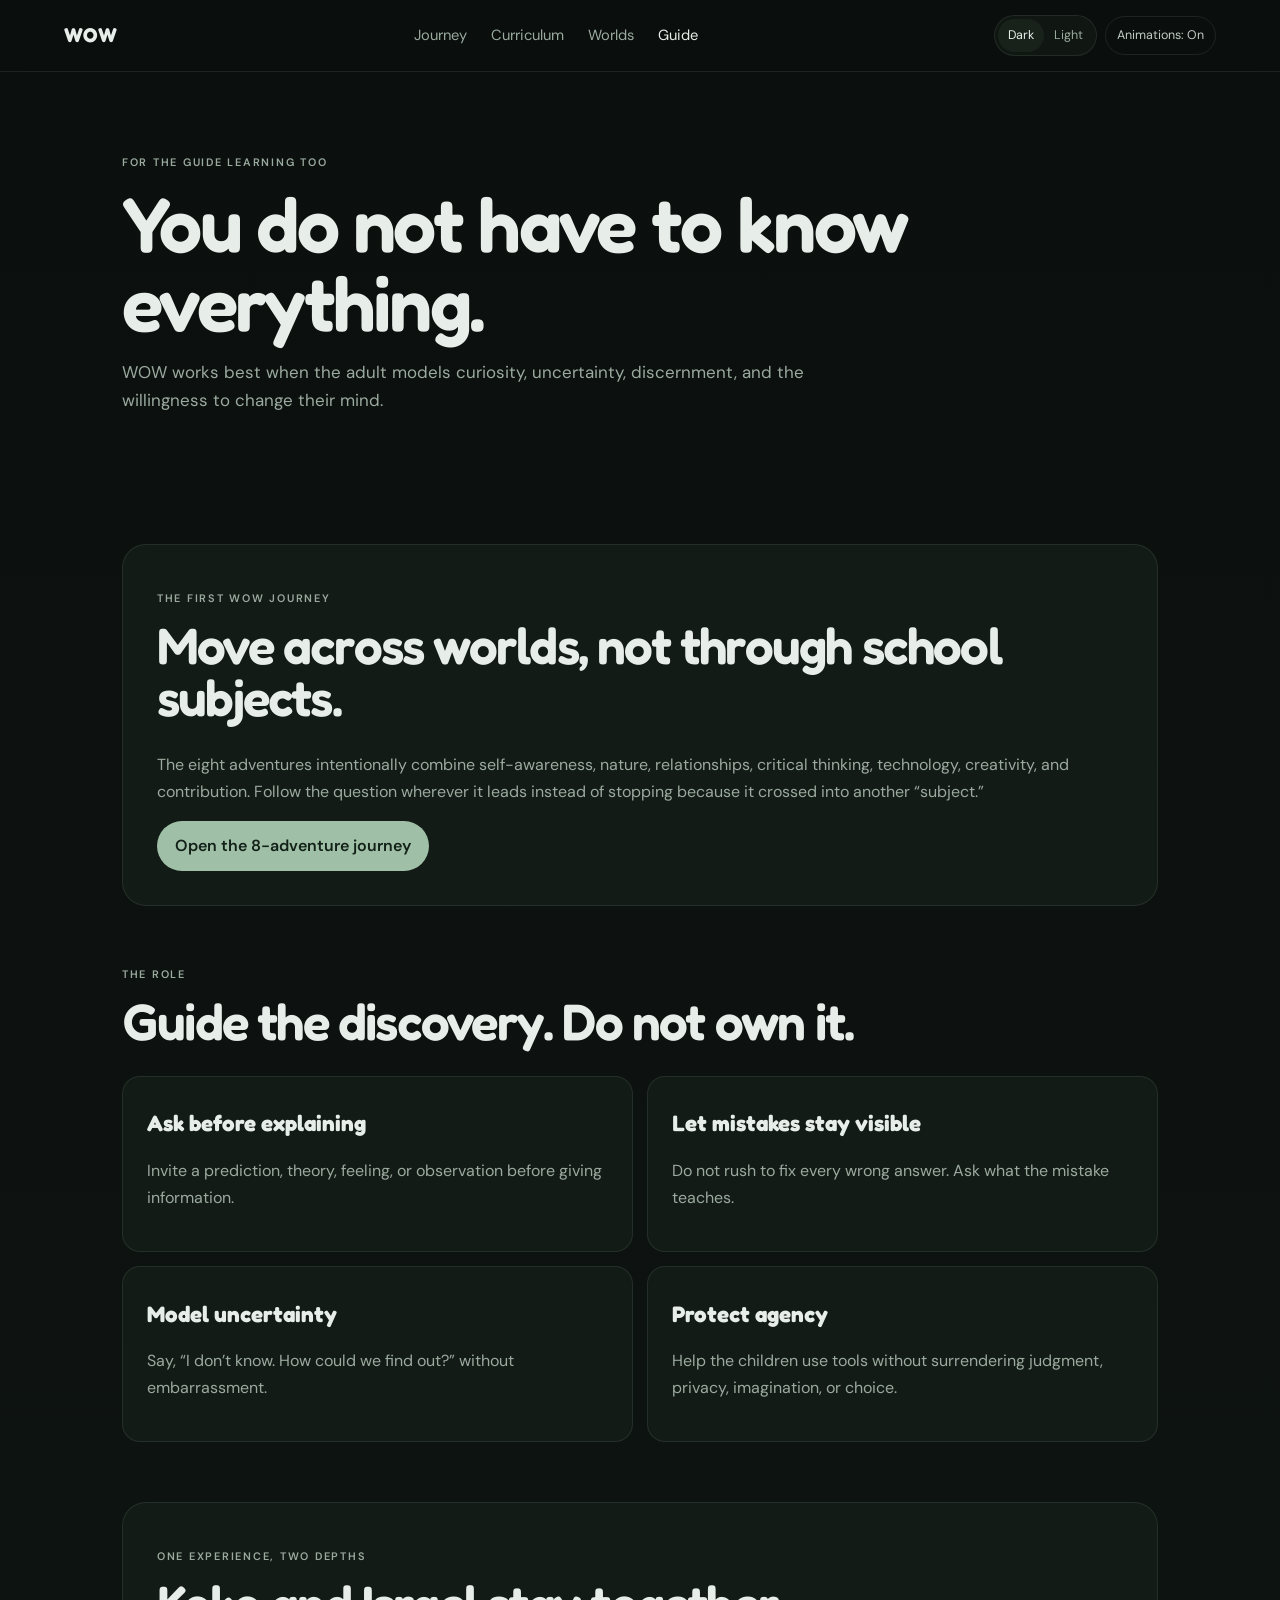
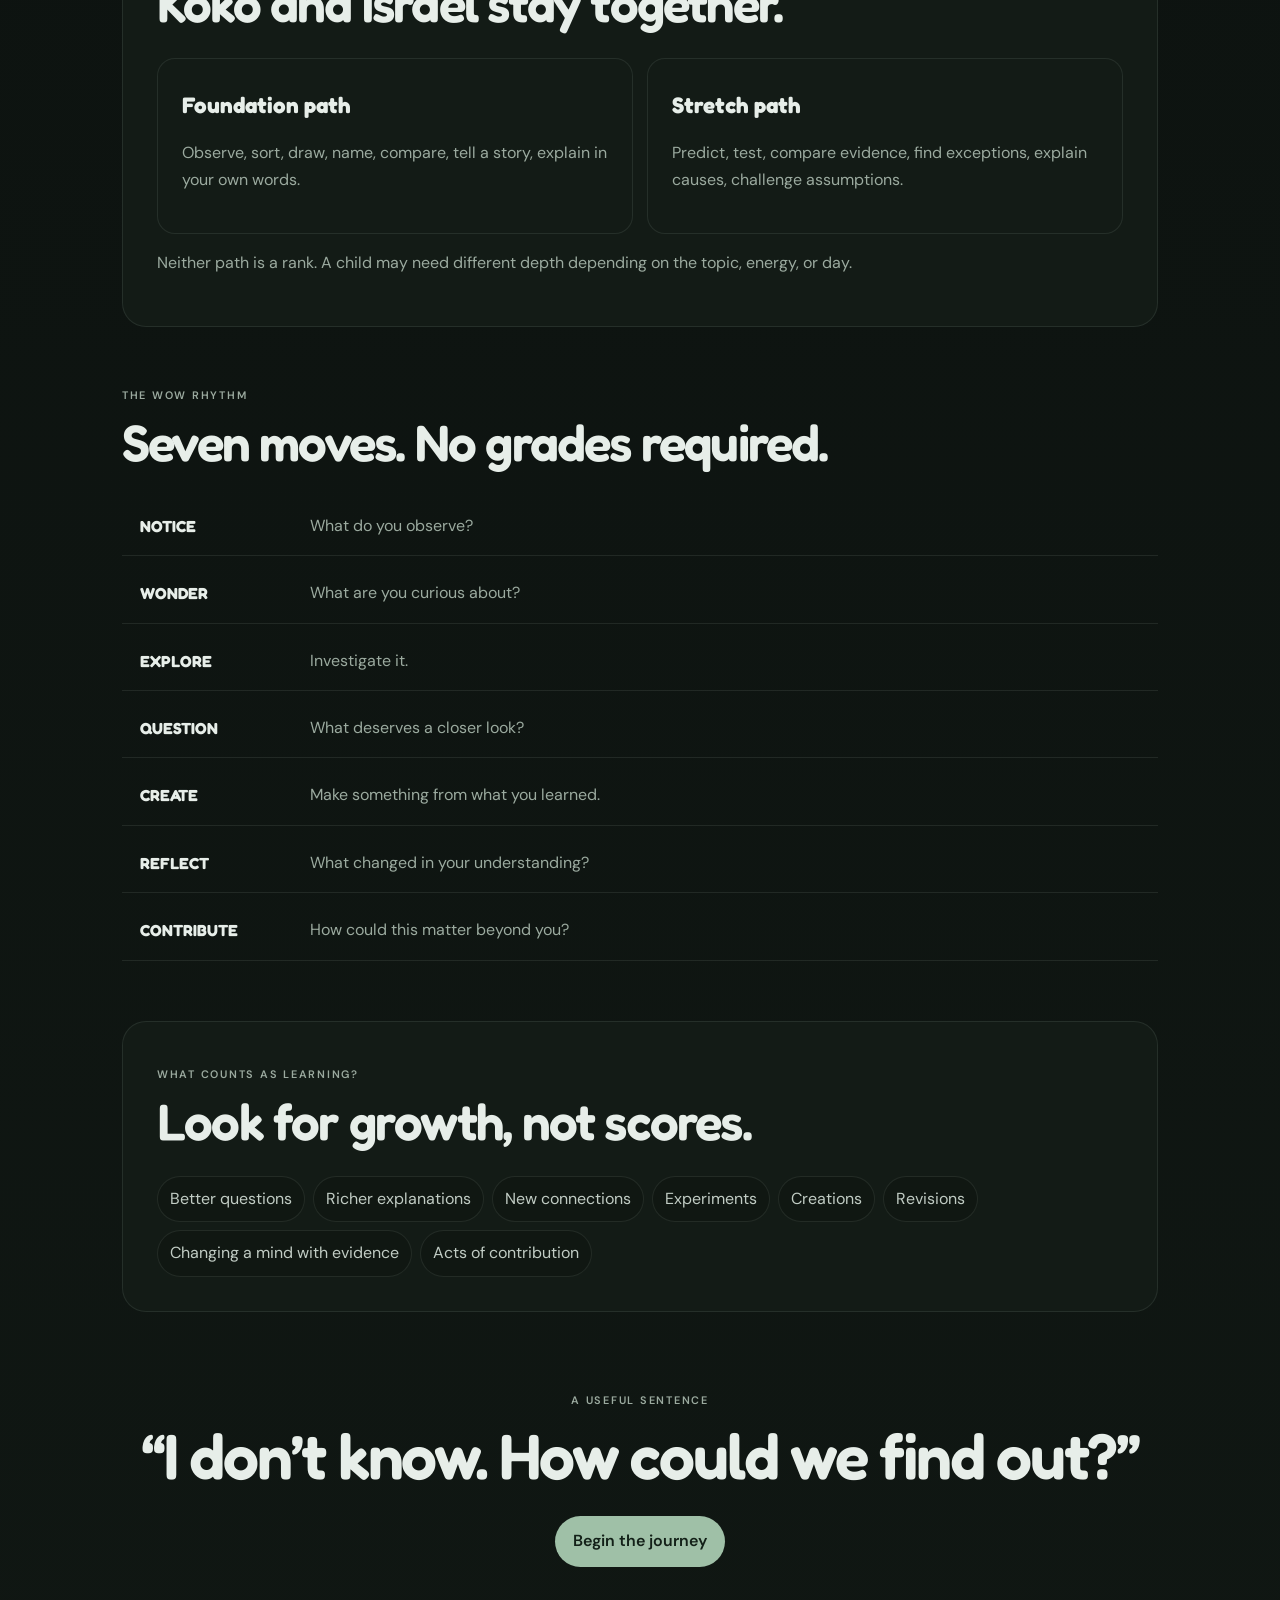
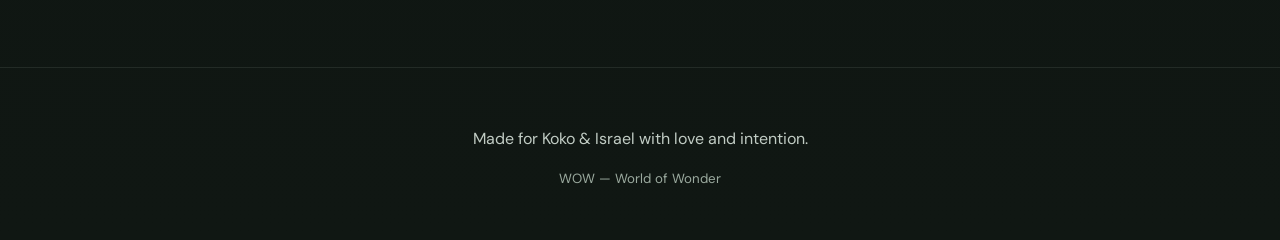
<file: guide.html>
<!doctype html>
<html lang="en">
<head>
  <meta charset="utf-8">
  <meta name="viewport" content="width=device-width,initial-scale=1">
  <title>WOW — Guide</title>
  <link rel="preconnect" href="https://fonts.googleapis.com">
  <link rel="preconnect" href="https://fonts.gstatic.com" crossorigin>
  <link href="https://fonts.googleapis.com/css2?family=DM+Sans:wght@400;500;600&family=Fredoka:wght@500;600;700&display=swap" rel="stylesheet">
  <link rel="stylesheet" href="styles.css?v=2">
</head>
<body>
  <header class="topbar">
    <a class="brand" href="index.html">WOW</a>
    <nav><a href="journey.html">Journey</a><a href="worlds.html">Worlds</a><a class="active" href="guide.html">Guide</a></nav>
    <div class="controls"><div class="theme-switch" role="group" aria-label="Theme"><button id="darkTheme" type="button" aria-pressed="true">Dark</button><button id="lightTheme" type="button" aria-pressed="false">Light</button></div><button id="animationToggle" class="control-btn" type="button" aria-pressed="true">Animations: On</button></div>
  </header>

  <main class="page-shell">
    <section class="page-intro">
      <p class="eyebrow">For the guide learning too</p>
      <h1>You do not have to know everything.</h1>
      <p>WOW works best when the adult models curiosity, uncertainty, discernment, and the willingness to change their mind.</p>
    </section>

    <section class="guide-section quiet-panel">
      <p class="eyebrow">The first WOW journey</p>
      <h2>Move across worlds, not through school subjects.</h2>
      <p class="soft-note">The eight adventures intentionally combine self-awareness, nature, relationships, critical thinking, technology, creativity, and contribution. Follow the question wherever it leads instead of stopping because it crossed into another “subject.”</p>
      <a class="button primary" href="journey.html">Open the 8-adventure journey</a>
    </section>

    <section class="guide-section">
      <p class="eyebrow">The role</p>
      <h2>Guide the discovery. Do not own it.</h2>
      <div class="guide-grid">
        <article><h3>Ask before explaining</h3><p>Invite a prediction, theory, feeling, or observation before giving information.</p></article>
        <article><h3>Let mistakes stay visible</h3><p>Do not rush to fix every wrong answer. Ask what the mistake teaches.</p></article>
        <article><h3>Model uncertainty</h3><p>Say, “I don’t know. How could we find out?” without embarrassment.</p></article>
        <article><h3>Protect agency</h3><p>Help the children use tools without surrendering judgment, privacy, imagination, or choice.</p></article>
      </div>
    </section>

    <section class="guide-section quiet-panel">
      <p class="eyebrow">One experience, two depths</p>
      <h2>Koko and Israel stay together.</h2>
      <div class="two-paths">
        <div><h3>Foundation path</h3><p>Observe, sort, draw, name, compare, tell a story, explain in your own words.</p></div>
        <div><h3>Stretch path</h3><p>Predict, test, compare evidence, find exceptions, explain causes, challenge assumptions.</p></div>
      </div>
      <p class="soft-note">Neither path is a rank. A child may need different depth depending on the topic, energy, or day.</p>
    </section>

    <section class="guide-section">
      <p class="eyebrow">The WOW rhythm</p>
      <h2>Seven moves. No grades required.</h2>
      <ol class="rhythm-list">
        <li><strong>NOTICE</strong><span>What do you observe?</span></li>
        <li><strong>WONDER</strong><span>What are you curious about?</span></li>
        <li><strong>EXPLORE</strong><span>Investigate it.</span></li>
        <li><strong>QUESTION</strong><span>What deserves a closer look?</span></li>
        <li><strong>CREATE</strong><span>Make something from what you learned.</span></li>
        <li><strong>REFLECT</strong><span>What changed in your understanding?</span></li>
        <li><strong>CONTRIBUTE</strong><span>How could this matter beyond you?</span></li>
      </ol>
    </section>

    <section class="guide-section quiet-panel">
      <p class="eyebrow">What counts as learning?</p>
      <h2>Look for growth, not scores.</h2>
      <div class="evidence-list">
        <span>Better questions</span><span>Richer explanations</span><span>New connections</span><span>Experiments</span><span>Creations</span><span>Revisions</span><span>Changing a mind with evidence</span><span>Acts of contribution</span>
      </div>
    </section>

    <section class="closing-block">
      <p class="eyebrow">A useful sentence</p>
      <h2>“I don’t know. How could we find out?”</h2>
      <a class="button primary" href="journey.html">Begin the journey</a>
    </section>
  </main>

  <footer><p>Made for Koko &amp; Israel with love and intention.</p><small>WOW — World of Wonder</small></footer>
  <script src="script.js?v=2"></script>
</body>
</html>
</file>
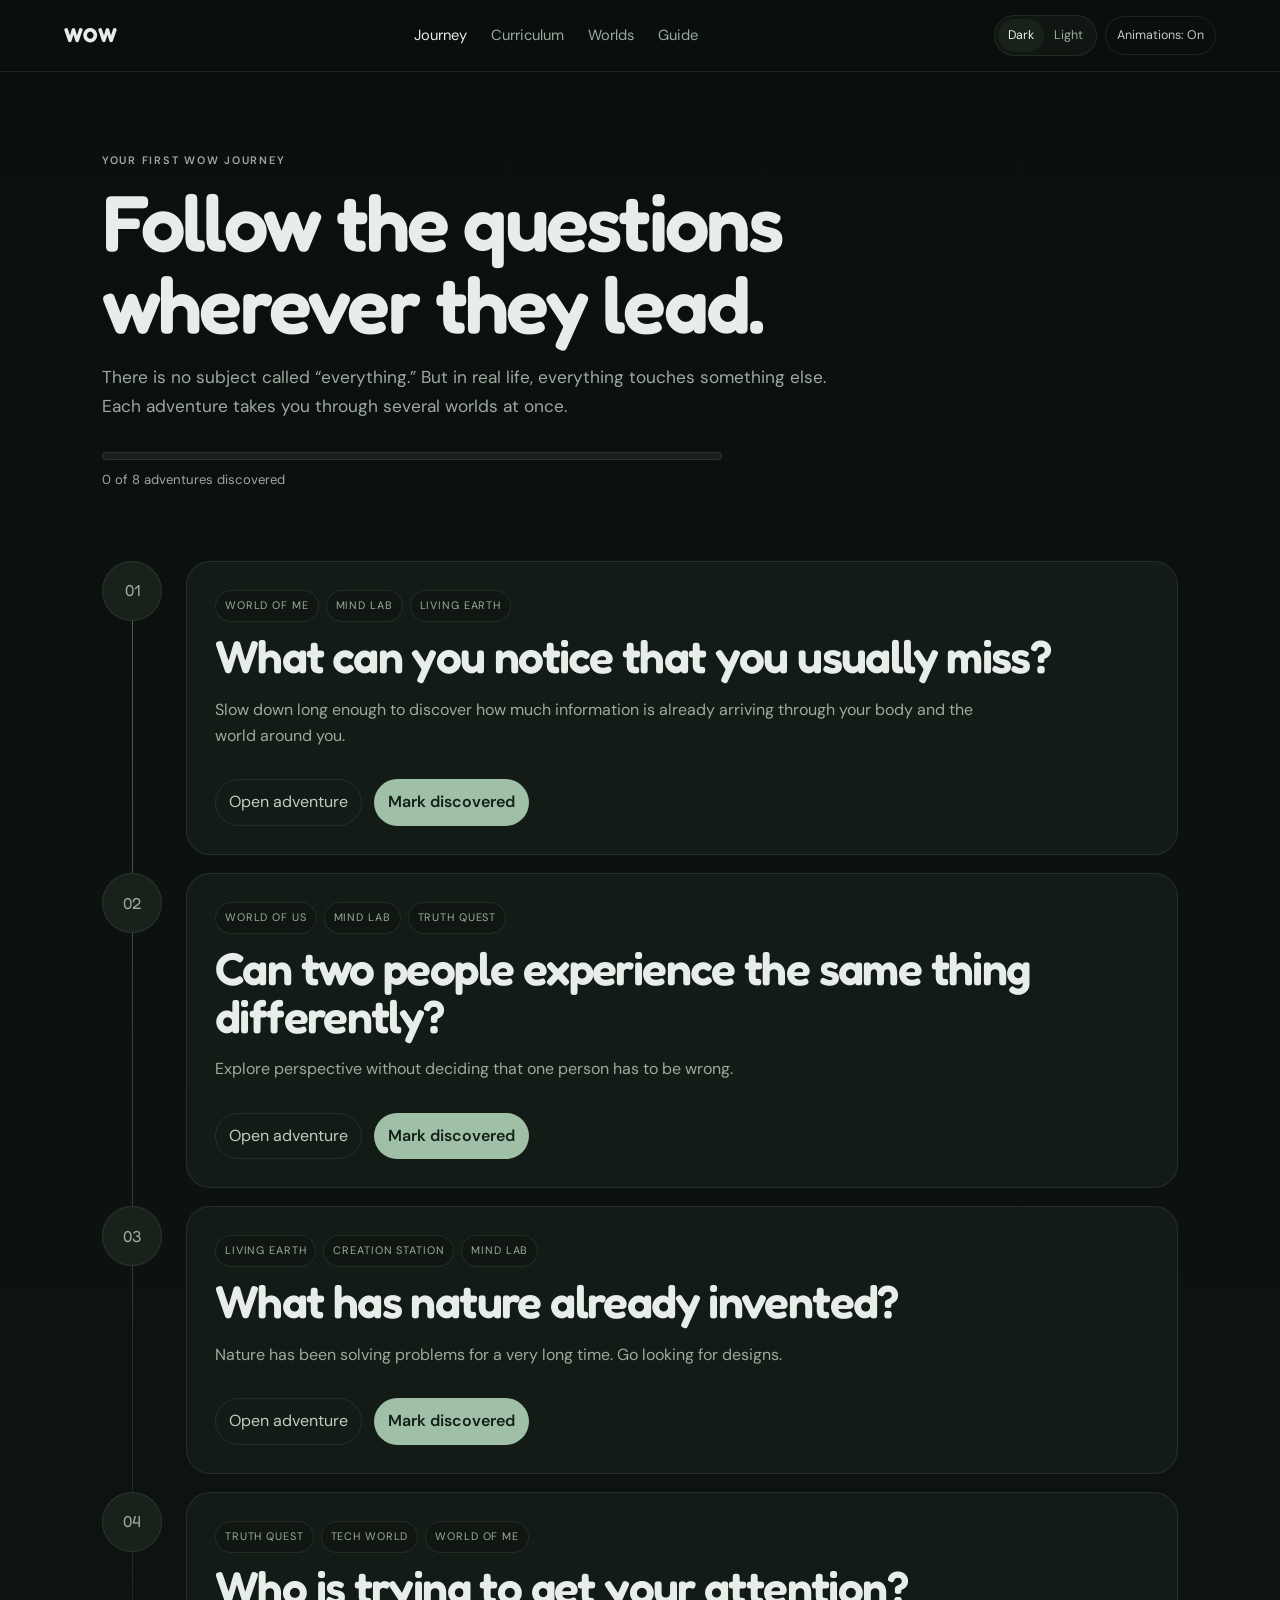
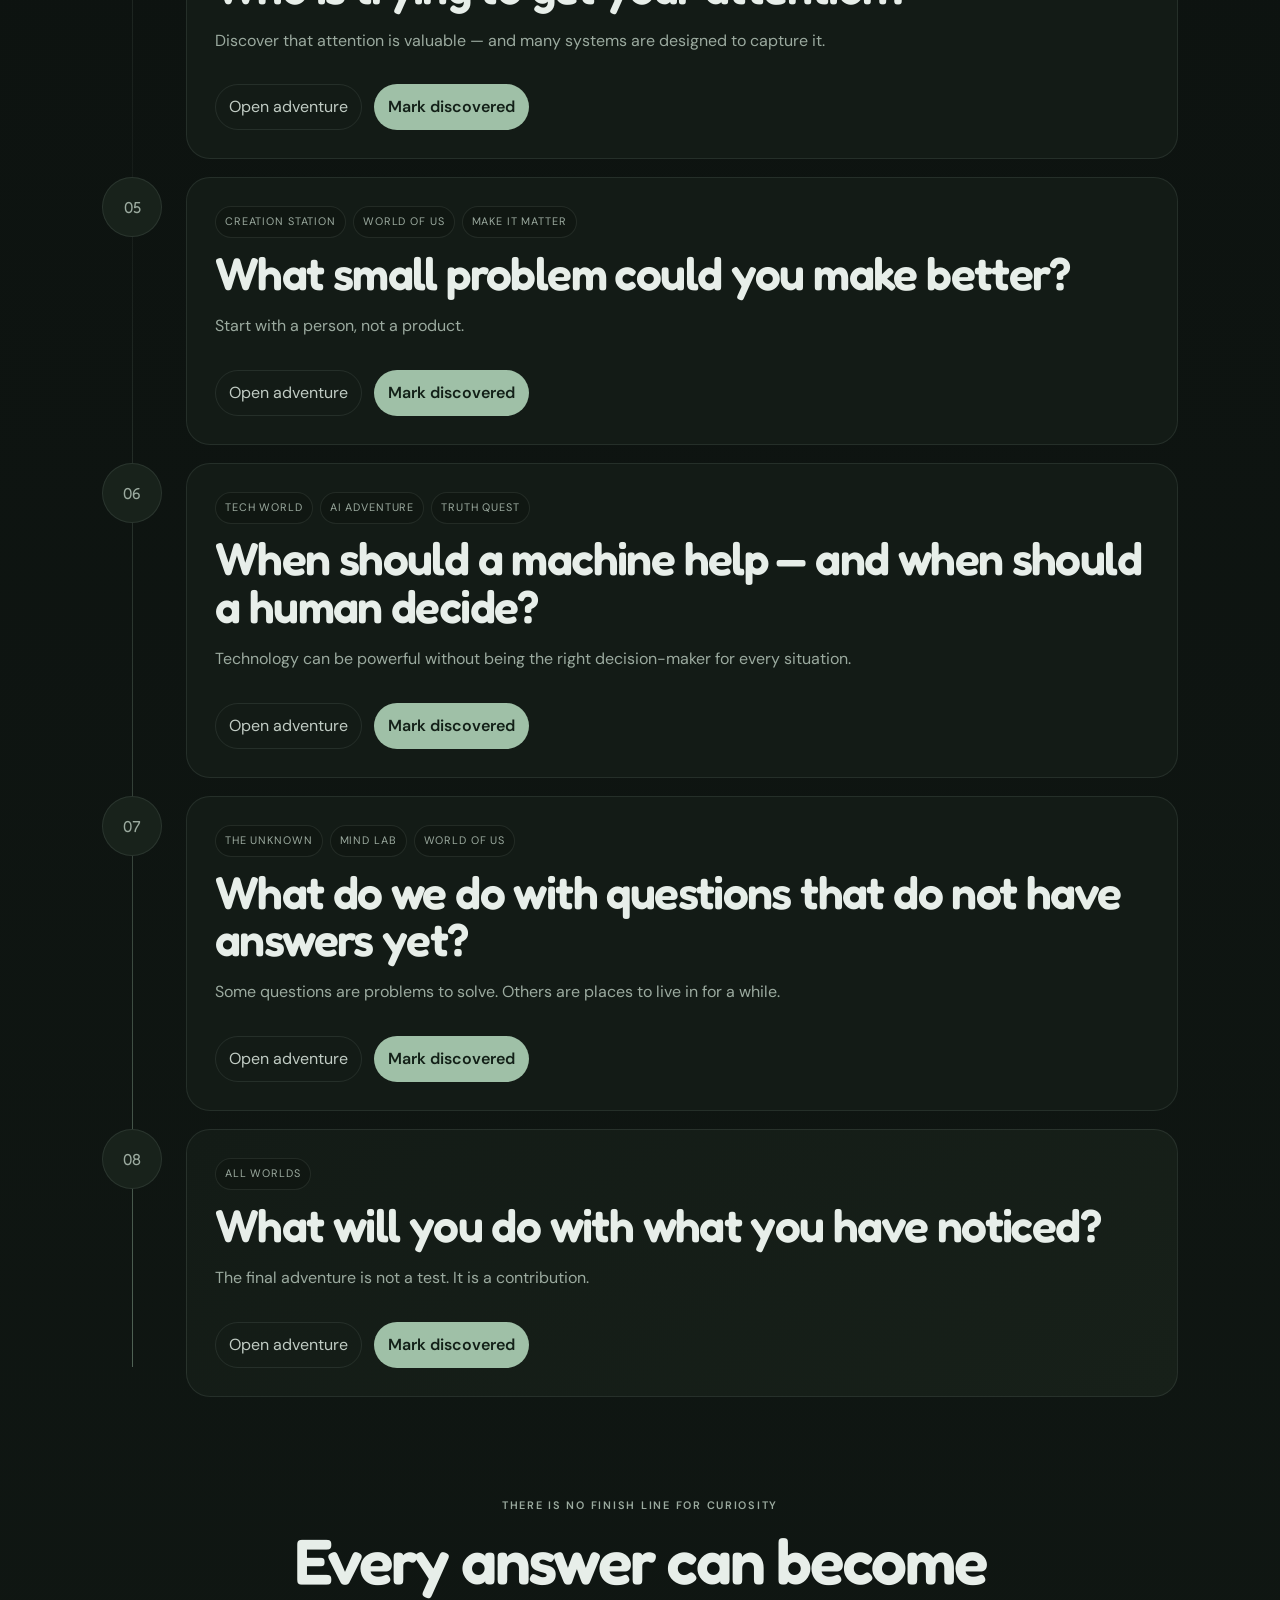
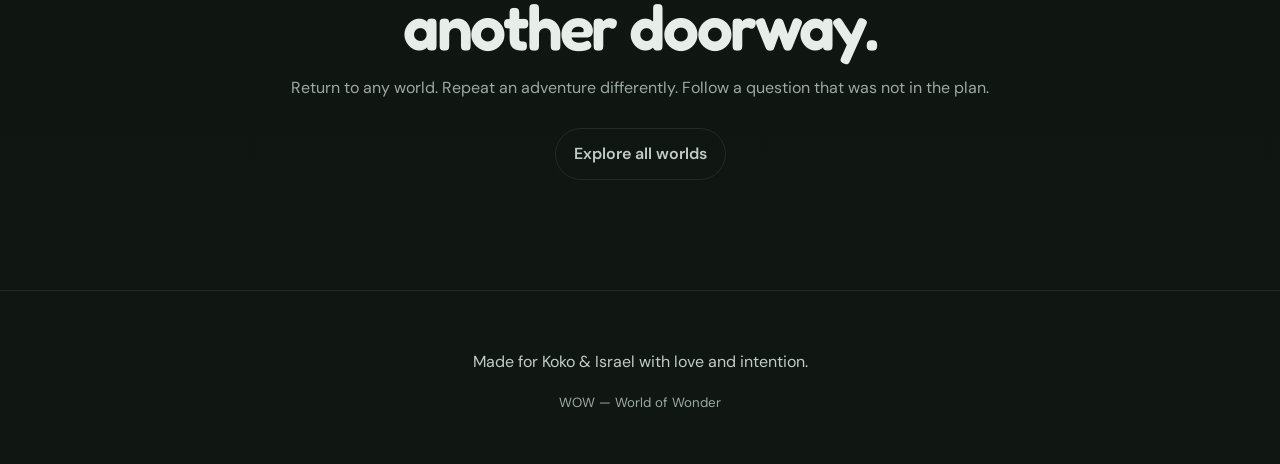
<file: journey.html>
<!doctype html>
<html lang="en">
<head>
  <meta charset="utf-8">
  <meta name="viewport" content="width=device-width,initial-scale=1">
  <title>WOW Journey — World of Wonder</title>
  <meta name="description" content="An 8-adventure journey across the World of Wonder for Koko and Israel.">
  <link rel="preconnect" href="https://fonts.googleapis.com">
  <link rel="preconnect" href="https://fonts.gstatic.com" crossorigin>
  <link href="https://fonts.googleapis.com/css2?family=DM+Sans:wght@400;500;600&family=Fredoka:wght@500;600;700&display=swap" rel="stylesheet">
  <link rel="stylesheet" href="styles.css?v=2">
</head>
<body>
  <header class="topbar">
    <a class="brand" href="index.html">WOW</a>
    <nav aria-label="Main navigation">
      <a class="active" href="journey.html">Journey</a>
      <a href="worlds.html">Worlds</a>
      <a href="guide.html">Guide</a>
    </nav>
    <div class="controls" aria-label="Display settings">
      <div class="theme-switch" role="group" aria-label="Theme">
        <button id="darkTheme" type="button" aria-pressed="true">Dark</button>
        <button id="lightTheme" type="button" aria-pressed="false">Light</button>
      </div>
      <button id="animationToggle" class="control-btn" type="button" aria-pressed="true">Animations: On</button>
    </div>
  </header>

  <main class="journey-shell">
    <section class="journey-hero">
      <p class="eyebrow">Your first WOW journey</p>
      <h1>Follow the questions wherever they lead.</h1>
      <p>There is no subject called “everything.” But in real life, everything touches something else. Each adventure takes you through several worlds at once.</p>
      <div class="journey-progress" aria-label="Journey progress">
        <div class="progress-track"><span id="progressFill"></span></div>
        <p id="progressText">0 of 8 adventures discovered</p>
      </div>
    </section>

    <section class="journey-map" aria-label="Eight connected adventures">
      <article class="mission" data-mission="1">
        <div class="mission-marker">01</div>
        <div class="mission-body">
          <p class="world-tags"><span>World of Me</span><span>Mind Lab</span><span>Living Earth</span></p>
          <h2>What can you notice that you usually miss?</h2>
          <p class="mission-intro">Slow down long enough to discover how much information is already arriving through your body and the world around you.</p>
          <div class="mission-details">
            <h3>Go explore</h3>
            <p>Spend ten silent minutes outside or by a window. Notice five things you can see, four you can hear, three you can feel, two you can smell, and one thing you suddenly became curious about.</p>
            <h3>Make something</h3>
            <p>Create a tiny “map of noticing” — drawing, voice note, collage, or list. Circle the thing you would have missed if you had been rushing.</p>
            <h3>Wonder</h3>
            <p>Does paying attention change what the world feels like?</p>
          </div>
          <button class="mission-toggle" type="button" aria-expanded="false">Open adventure</button>
          <button class="discover-btn" type="button" aria-pressed="false">Mark discovered</button>
        </div>
      </article>

      <article class="mission" data-mission="2">
        <div class="mission-marker">02</div>
        <div class="mission-body">
          <p class="world-tags"><span>World of Us</span><span>Mind Lab</span><span>Truth Quest</span></p>
          <h2>Can two people experience the same thing differently?</h2>
          <p class="mission-intro">Explore perspective without deciding that one person has to be wrong.</p>
          <div class="mission-details">
            <h3>Try it</h3>
            <p>Choose one picture, short story, object, or event. Koko, Israel, and the parent each describe what they notice first and what they think is happening — without hearing the others first.</p>
            <h3>Compare</h3>
            <p>What was the same? What was different? What did somebody else notice that you completely missed?</p>
            <h3>Wonder</h3>
            <p>When does a different perspective add information, and when do we need evidence to decide what is true?</p>
          </div>
          <button class="mission-toggle" type="button" aria-expanded="false">Open adventure</button>
          <button class="discover-btn" type="button" aria-pressed="false">Mark discovered</button>
        </div>
      </article>

      <article class="mission" data-mission="3">
        <div class="mission-marker">03</div>
        <div class="mission-body">
          <p class="world-tags"><span>Living Earth</span><span>Creation Station</span><span>Mind Lab</span></p>
          <h2>What has nature already invented?</h2>
          <p class="mission-intro">Nature has been solving problems for a very long time. Go looking for designs.</p>
          <div class="mission-details">
            <h3>Find three designs</h3>
            <p>Look for something in nature that protects, carries, sticks, floats, cools, stores, hides, attracts, or moves efficiently.</p>
            <h3>Invent</h3>
            <p>Choose one and design a human object inspired by it. The goal is not to copy its appearance — copy the useful idea.</p>
            <h3>Wonder</h3>
            <p>What changes when humans see nature as a teacher instead of only as a resource?</p>
          </div>
          <button class="mission-toggle" type="button" aria-expanded="false">Open adventure</button>
          <button class="discover-btn" type="button" aria-pressed="false">Mark discovered</button>
        </div>
      </article>

      <article class="mission" data-mission="4">
        <div class="mission-marker">04</div>
        <div class="mission-body">
          <p class="world-tags"><span>Truth Quest</span><span>Tech World</span><span>World of Me</span></p>
          <h2>Who is trying to get your attention?</h2>
          <p class="mission-intro">Discover that attention is valuable — and many systems are designed to capture it.</p>
          <div class="mission-details">
            <h3>Attention detective</h3>
            <p>Find five things designed to make someone look, click, watch, buy, or keep scrolling. They can be signs, packaging, videos, apps, games, or advertisements.</p>
            <h3>Ask</h3>
            <p>What feeling is each one trying to create? Who benefits if it works? Did you choose to pay attention, or did it pull you?</p>
            <h3>Create</h3>
            <p>Design an invitation that earns attention without tricking anyone.</p>
          </div>
          <button class="mission-toggle" type="button" aria-expanded="false">Open adventure</button>
          <button class="discover-btn" type="button" aria-pressed="false">Mark discovered</button>
        </div>
      </article>

      <article class="mission" data-mission="5">
        <div class="mission-marker">05</div>
        <div class="mission-body">
          <p class="world-tags"><span>Creation Station</span><span>World of Us</span><span>Make It Matter</span></p>
          <h2>What small problem could you make better?</h2>
          <p class="mission-intro">Start with a person, not a product.</p>
          <div class="mission-details">
            <h3>Notice a friction</h3>
            <p>Ask someone at home: “What is one tiny thing that makes your day harder or more annoying?” Listen without immediately solving it.</p>
            <h3>Prototype</h3>
            <p>Build the fastest possible version of an improvement using paper, cardboard, blocks, drawing, or simple code.</p>
            <h3>Test</h3>
            <p>Give it back to the person. Ask what helped, what did not, and what they would change.</p>
          </div>
          <button class="mission-toggle" type="button" aria-expanded="false">Open adventure</button>
          <button class="discover-btn" type="button" aria-pressed="false">Mark discovered</button>
        </div>
      </article>

      <article class="mission" data-mission="6">
        <div class="mission-marker">06</div>
        <div class="mission-body">
          <p class="world-tags"><span>Tech World</span><span>AI Adventure</span><span>Truth Quest</span></p>
          <h2>When should a machine help — and when should a human decide?</h2>
          <p class="mission-intro">Technology can be powerful without being the right decision-maker for every situation.</p>
          <div class="mission-details">
            <h3>Sort the decisions</h3>
            <p>Make three columns: MACHINE CAN HELP, HUMAN SHOULD DECIDE, and WE NEED BOTH. Sort examples like choosing a song, diagnosing a broken toy, deciding who gets punished, translating a language, suggesting a route, or choosing a friend.</p>
            <h3>Go deeper</h3>
            <p>Ask what information a machine would need, what it might miss, and who is responsible if the result hurts someone.</p>
            <h3>Continue</h3>
            <p><a href="https://iamlegend-imani.github.io/AI-Adventure/">Enter AI Adventure</a> when you are ready to explore machine intelligence more deeply.</p>
          </div>
          <button class="mission-toggle" type="button" aria-expanded="false">Open adventure</button>
          <button class="discover-btn" type="button" aria-pressed="false">Mark discovered</button>
        </div>
      </article>

      <article class="mission" data-mission="7">
        <div class="mission-marker">07</div>
        <div class="mission-body">
          <p class="world-tags"><span>The Unknown</span><span>Mind Lab</span><span>World of Us</span></p>
          <h2>What do we do with questions that do not have answers yet?</h2>
          <p class="mission-intro">Some questions are problems to solve. Others are places to live in for a while.</p>
          <div class="mission-details">
            <h3>Build a Question Constellation</h3>
            <p>Everyone contributes three questions they genuinely do not know the answer to. No searching yet. Group questions that seem connected.</p>
            <h3>Choose one</h3>
            <p>Decide whether it is factual, philosophical, personal, scientific, imaginative, or something else entirely.</p>
            <h3>Wonder</h3>
            <p>Can not knowing be useful?</p>
          </div>
          <button class="mission-toggle" type="button" aria-expanded="false">Open adventure</button>
          <button class="discover-btn" type="button" aria-pressed="false">Mark discovered</button>
        </div>
      </article>

      <article class="mission final-mission" data-mission="8">
        <div class="mission-marker">08</div>
        <div class="mission-body">
          <p class="world-tags"><span>ALL WORLDS</span></p>
          <h2>What will you do with what you have noticed?</h2>
          <p class="mission-intro">The final adventure is not a test. It is a contribution.</p>
          <div class="mission-details">
            <h3>Choose something you care about</h3>
            <p>A person, animal, place, problem, idea, feeling, or question.</p>
            <h3>Create a response</h3>
            <p>Make something that helps, teaches, protects, invites, explains, improves, delights, or makes somebody wonder. Use any medium you want.</p>
            <h3>Tell the story</h3>
            <p>“I noticed… I wondered… I explored… I changed my mind about… I created… and now I want to…”</p>
          </div>
          <button class="mission-toggle" type="button" aria-expanded="false">Open adventure</button>
          <button class="discover-btn" type="button" aria-pressed="false">Mark discovered</button>
        </div>
      </article>
    </section>

    <section class="journey-closing">
      <p class="eyebrow">There is no finish line for curiosity</p>
      <h2>Every answer can become another doorway.</h2>
      <p>Return to any world. Repeat an adventure differently. Follow a question that was not in the plan.</p>
      <a class="button secondary" href="worlds.html">Explore all worlds</a>
    </section>
  </main>

  <footer><p>Made for Koko &amp; Israel with love and intention.</p><small>WOW — World of Wonder</small></footer>
  <script src="script.js?v=2"></script>
</body>
</html>
</file>
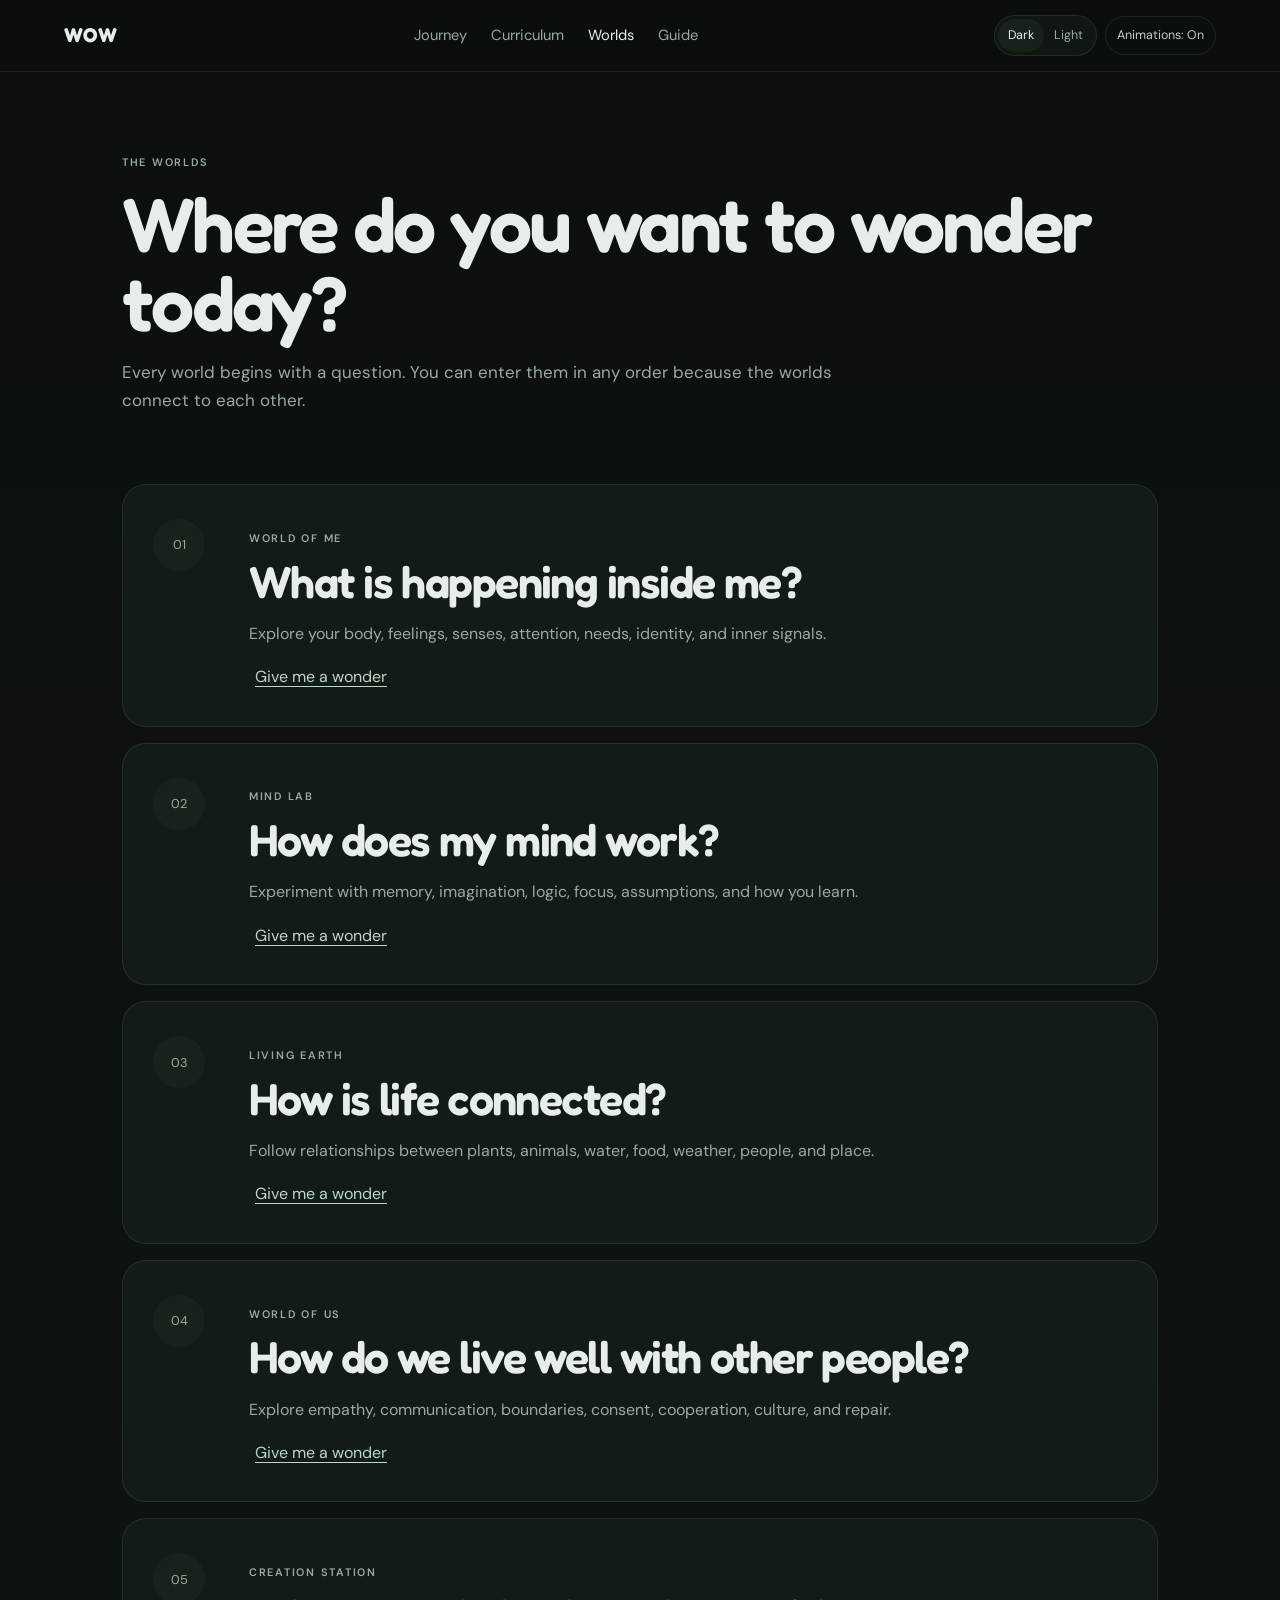
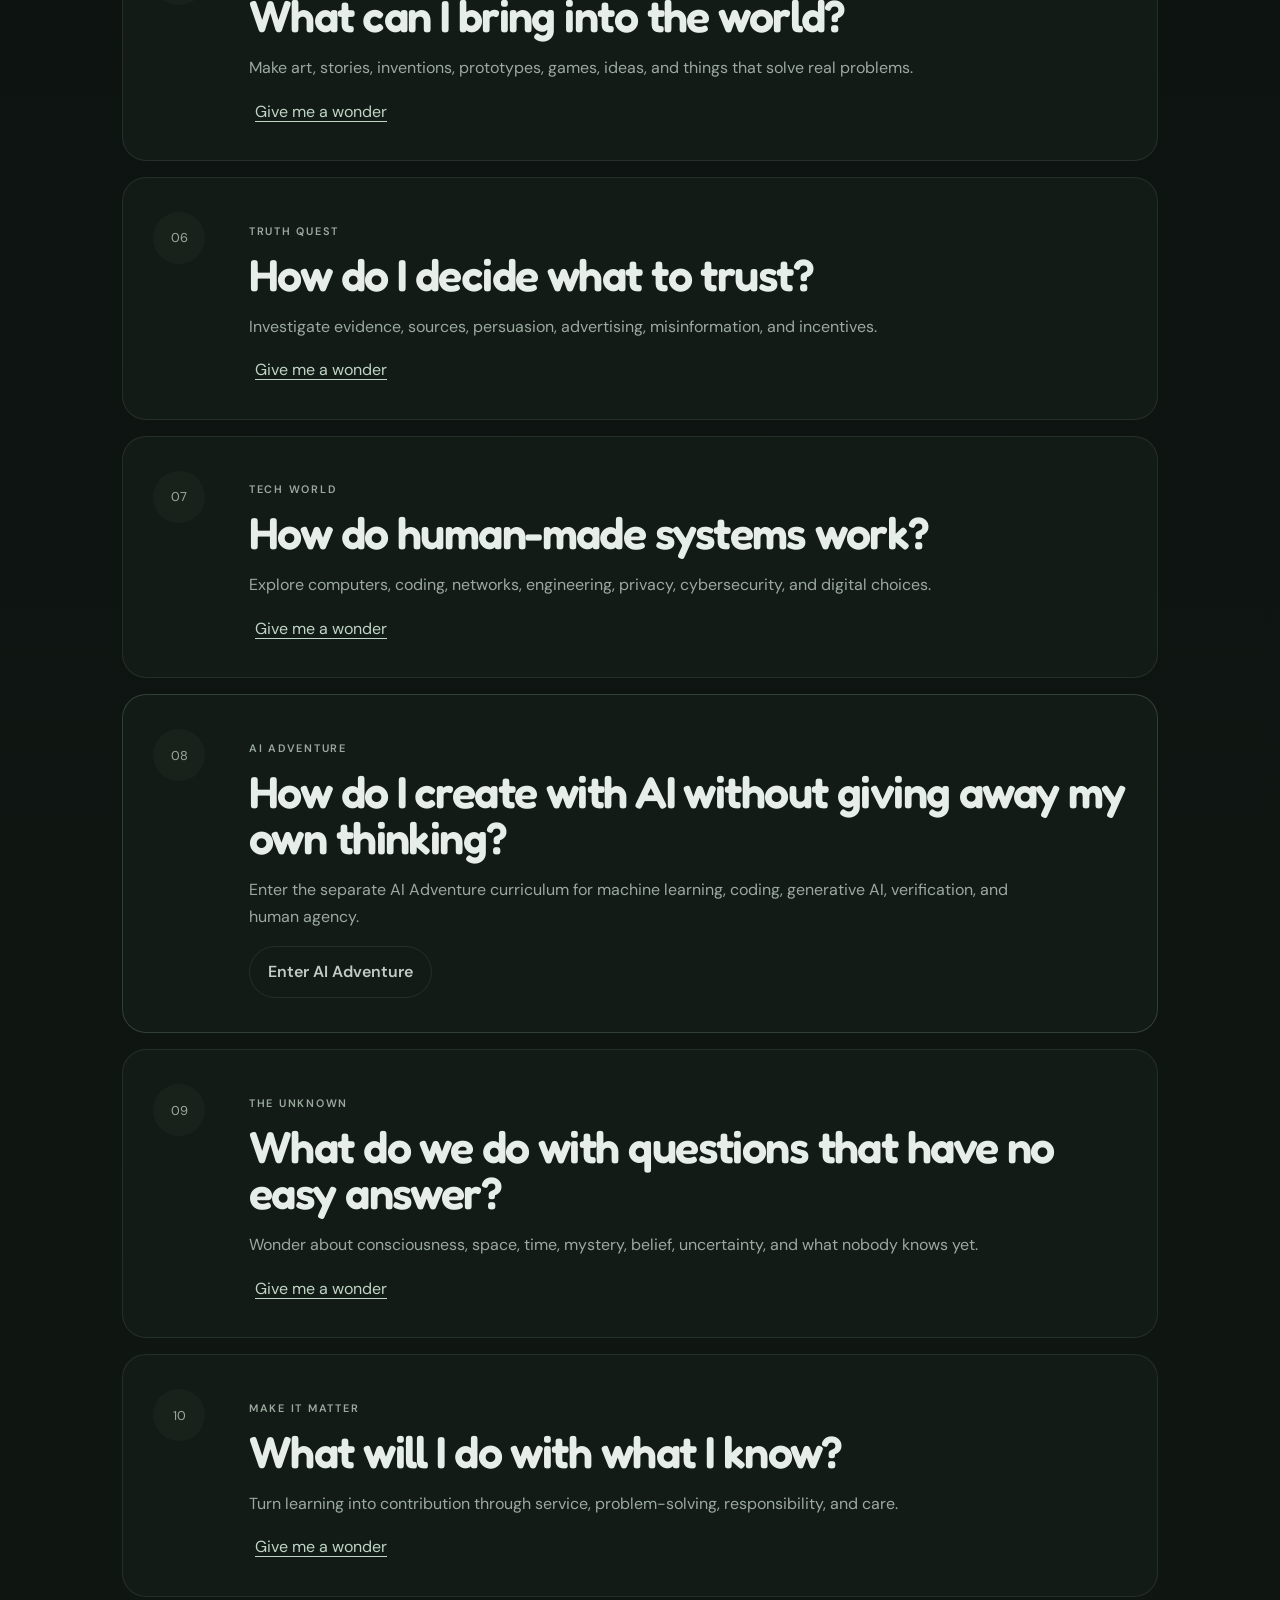
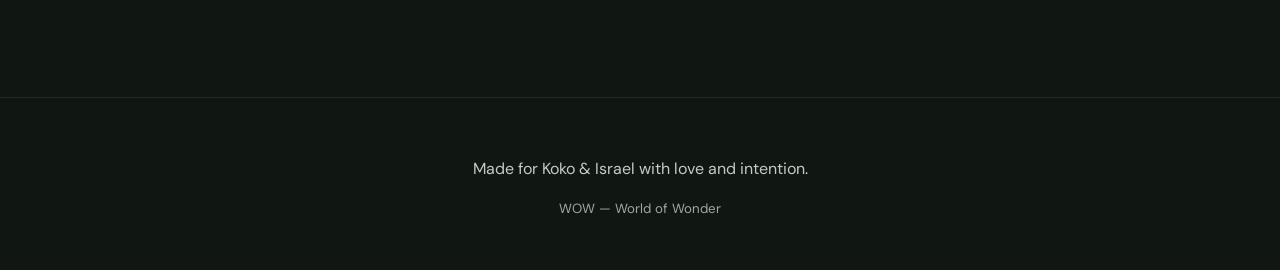
<file: worlds.html>
<!doctype html>
<html lang="en">
<head>
  <meta charset="utf-8">
  <meta name="viewport" content="width=device-width,initial-scale=1">
  <title>WOW — The Worlds</title>
  <link rel="preconnect" href="https://fonts.googleapis.com">
  <link rel="preconnect" href="https://fonts.gstatic.com" crossorigin>
  <link href="https://fonts.googleapis.com/css2?family=DM+Sans:wght@400;500;600&family=Fredoka:wght@500;600;700&display=swap" rel="stylesheet">
  <link rel="stylesheet" href="styles.css?v=2">
</head>
<body>
  <header class="topbar">
    <a class="brand" href="index.html">WOW</a>
    <nav><a href="journey.html">Journey</a><a class="active" href="worlds.html">Worlds</a><a href="guide.html">Guide</a></nav>
    <div class="controls"><div class="theme-switch" role="group" aria-label="Theme"><button id="darkTheme" type="button" aria-pressed="true">Dark</button><button id="lightTheme" type="button" aria-pressed="false">Light</button></div><button id="animationToggle" class="control-btn" type="button" aria-pressed="true">Animations: On</button></div>
  </header>

  <main class="page-shell">
    <section class="page-intro">
      <p class="eyebrow">The worlds</p>
      <h1>Where do you want to wonder today?</h1>
      <p>Every world begins with a question. You can enter them in any order because the worlds connect to each other.</p>
    </section>

    <section class="world-list">
      <article id="me" class="world-row"><span class="world-number">01</span><div><p class="eyebrow">World of Me</p><h2>What is happening inside me?</h2><p>Explore your body, feelings, senses, attention, needs, identity, and inner signals.</p><button class="wonder-chip" type="button" data-wonder="What does your body tell you before your mind has words for it?">Give me a wonder</button></div></article>
      <article id="mind" class="world-row"><span class="world-number">02</span><div><p class="eyebrow">Mind Lab</p><h2>How does my mind work?</h2><p>Experiment with memory, imagination, logic, focus, assumptions, and how you learn.</p><button class="wonder-chip" type="button" data-wonder="Can your brain be certain about something and still be wrong?">Give me a wonder</button></div></article>
      <article id="earth" class="world-row"><span class="world-number">03</span><div><p class="eyebrow">Living Earth</p><h2>How is life connected?</h2><p>Follow relationships between plants, animals, water, food, weather, people, and place.</p><button class="wonder-chip" type="button" data-wonder="What would disappear from your neighborhood if one tiny species vanished?">Give me a wonder</button></div></article>
      <article id="us" class="world-row"><span class="world-number">04</span><div><p class="eyebrow">World of Us</p><h2>How do we live well with other people?</h2><p>Explore empathy, communication, boundaries, consent, cooperation, culture, and repair.</p><button class="wonder-chip" type="button" data-wonder="Can two people disagree and both still be telling the truth about their experience?">Give me a wonder</button></div></article>
      <article id="creation" class="world-row"><span class="world-number">05</span><div><p class="eyebrow">Creation Station</p><h2>What can I bring into the world?</h2><p>Make art, stories, inventions, prototypes, games, ideas, and things that solve real problems.</p><button class="wonder-chip" type="button" data-wonder="What annoying little problem could you redesign today?">Give me a wonder</button></div></article>
      <article id="truth" class="world-row"><span class="world-number">06</span><div><p class="eyebrow">Truth Quest</p><h2>How do I decide what to trust?</h2><p>Investigate evidence, sources, persuasion, advertising, misinformation, and incentives.</p><button class="wonder-chip" type="button" data-wonder="Why might someone want you to believe something that is not true?">Give me a wonder</button></div></article>
      <article id="tech" class="world-row"><span class="world-number">07</span><div><p class="eyebrow">Tech World</p><h2>How do human-made systems work?</h2><p>Explore computers, coding, networks, engineering, privacy, cybersecurity, and digital choices.</p><button class="wonder-chip" type="button" data-wonder="What actually happens after you press a button on the internet?">Give me a wonder</button></div></article>
      <article id="ai" class="world-row linked-world"><span class="world-number">08</span><div><p class="eyebrow">AI Adventure</p><h2>How do I create with AI without giving away my own thinking?</h2><p>Enter the separate AI Adventure curriculum for machine learning, coding, generative AI, verification, and human agency.</p><a class="button secondary" href="https://iamlegend-imani.github.io/AI-Adventure/">Enter AI Adventure</a></div></article>
      <article id="unknown" class="world-row"><span class="world-number">09</span><div><p class="eyebrow">The Unknown</p><h2>What do we do with questions that have no easy answer?</h2><p>Wonder about consciousness, space, time, mystery, belief, uncertainty, and what nobody knows yet.</p><button class="wonder-chip" type="button" data-wonder="What is a question you think humans may never fully answer?">Give me a wonder</button></div></article>
      <article id="matter" class="world-row"><span class="world-number">10</span><div><p class="eyebrow">Make It Matter</p><h2>What will I do with what I know?</h2><p>Turn learning into contribution through service, problem-solving, responsibility, and care.</p><button class="wonder-chip" type="button" data-wonder="What is one small thing around you that could be better because you noticed it?">Give me a wonder</button></div></article>
    </section>
  </main>

  <div id="wonderModal" class="wonder-modal" hidden><div class="wonder-dialog" role="dialog" aria-modal="true" aria-labelledby="wonderText"><button id="closeWonder" class="close-btn" type="button" aria-label="Close">×</button><p class="eyebrow">A wonder for you</p><h2 id="wonderText"></h2><p>You do not need the answer right away.</p></div></div>

  <footer><p>Made for Koko &amp; Israel with love and intention.</p><small>WOW — World of Wonder</small></footer>
  <script src="script.js?v=2"></script>
</body>
</html>
</file>
<file: styles.css>
:root{--bg:#0b100e;--bg2:#101713;--panel:#131b16;--panel2:#18221b;--text:#e7eee9;--muted:#9baa9f;--soft:#c1ccc4;--line:rgba(220,235,225,.09);--accent:#9fc0a7;--accent-strong:#bfd5c5;--surface:#101712;--surface2:#172019;--shadow:0 18px 60px rgba(0,0,0,.18);--radius:28px;--nav:rgba(11,16,14,.9)}body.light-theme{--bg:#f2efe6;--bg2:#e9e5da;--panel:#f8f6ef;--panel2:#efebe0;--text:#253129;--muted:#68736b;--soft:#435047;--line:rgba(45,66,53,.12);--accent:#6f9479;--accent-strong:#557660;--surface:#fbf9f2;--surface2:#eee9de;--shadow:0 14px 40px rgba(60,72,64,.08);--nav:rgba(242,239,230,.92)}*{box-sizing:border-box}html{scroll-behavior:smooth}body{margin:0;background:linear-gradient(180deg,var(--bg) 0%,var(--bg2) 100%);color:var(--text);font-family:'DM Sans',sans-serif;line-height:1.65;min-height:100vh;transition:background .3s ease,color .3s ease}a{color:inherit}.topbar{position:sticky;top:0;z-index:20;display:flex;align-items:center;justify-content:space-between;gap:20px;padding:15px clamp(18px,5vw,64px);background:var(--nav);backdrop-filter:blur(14px);border-bottom:1px solid var(--line)}.brand{font-family:'Fredoka',sans-serif;font-weight:700;font-size:1.25rem;text-decoration:none;letter-spacing:.02em}.topbar nav{display:flex;gap:24px}.topbar nav a{text-decoration:none;color:var(--muted);font-size:.92rem}.topbar nav a:hover,.topbar nav a.active{color:var(--text)}.controls{display:flex;gap:8px;align-items:center}.theme-switch{display:flex;border:1px solid var(--line);border-radius:999px;padding:3px;background:var(--surface)}.theme-switch button,.control-btn{font:inherit;font-size:.78rem;cursor:pointer}.theme-switch button{border:0;background:transparent;color:var(--muted);border-radius:999px;padding:6px 10px}.theme-switch button[aria-pressed='true']{background:var(--panel2);color:var(--text)}.control-btn{border:1px solid var(--line);background:transparent;color:var(--soft);border-radius:999px;padding:8px 11px}.hero{min-height:72vh;display:grid;grid-template-columns:1.2fr .8fr;gap:64px;align-items:center;padding:clamp(54px,8vw,110px) clamp(22px,7vw,110px)}.hero h1,.page-intro h1,.invitation h2,.section-heading h2,.guide-section h2,.closing-block h2,.world-row h2,.journey-hero h1,.journey-invite h2,.mission h2,.journey-closing h2{font-family:'Fredoka',sans-serif;letter-spacing:-.035em;line-height:1.03;font-weight:600}.hero h1{font-size:clamp(3.5rem,7vw,7rem);margin:.14em 0;max-width:900px}.lede,.page-intro>p:last-child{color:var(--muted);font-size:1.06rem;max-width:760px}.eyebrow{text-transform:uppercase;letter-spacing:.16em;font-size:.68rem;color:var(--muted);font-weight:600}.hero-actions{display:flex;gap:10px;flex-wrap:wrap;margin-top:28px}.button{display:inline-flex;align-items:center;justify-content:center;text-decoration:none;border-radius:999px;padding:12px 18px;font-weight:600}.primary{background:var(--accent);color:#132018}.secondary{border:1px solid var(--line);background:transparent;color:var(--soft)}.wonder-scene{position:relative;aspect-ratio:1;display:grid;place-items:center;max-width:440px;margin:auto}.wonder-core{width:34%;aspect-ratio:1;border-radius:50%;display:grid;place-items:center;font-family:'Fredoka';font-size:3rem;color:#152019;background:radial-gradient(circle at 34% 30%,#eff6f0 0%,var(--accent-strong) 16%,var(--accent) 42%,#4f7059 70%,#1a2b20 100%);box-shadow:0 0 50px rgba(144,181,154,.25);animation:breathe 6s ease-in-out infinite}.orbit{position:absolute;border:1px solid var(--line);border-radius:50%;animation:spin 22s linear infinite}.orbit-one{width:66%;height:66%}.orbit-two{width:92%;height:48%;animation-duration:30s;transform:rotate(30deg)}.spark{position:absolute;width:8px;height:8px;border-radius:50%;background:var(--accent-strong);box-shadow:0 0 14px var(--accent);animation:float 5s ease-in-out infinite alternate}.s1{top:18%;left:23%}.s2{top:42%;right:7%;animation-delay:-1s}.s3{bottom:16%;left:39%;animation-delay:-2s}.s4{top:10%;right:30%;animation-delay:-3s}@keyframes breathe{50%{transform:scale(1.06);box-shadow:0 0 72px rgba(144,181,154,.35)}}@keyframes spin{to{transform:rotate(360deg)}}@keyframes float{to{transform:translateY(14px) translateX(8px)}}.invitation{text-align:center;max-width:900px;margin:30px auto 100px;padding:0 24px}.invitation h2{font-size:clamp(2.2rem,5vw,4.6rem);margin:.25em 0}.text-button,.wonder-chip{border:0;background:transparent;color:var(--accent-strong);font:inherit;cursor:pointer;text-decoration:underline;text-underline-offset:4px}.journey-invite{max-width:1080px;margin:0 auto 110px;padding:46px clamp(24px,5vw,58px);border:1px solid var(--line);border-radius:30px;background:linear-gradient(145deg,var(--panel),var(--surface));box-shadow:var(--shadow)}.journey-invite h2{font-size:clamp(2.2rem,4.4vw,4.3rem);margin:.2em 0}.journey-invite>div:first-child>p:last-child{color:var(--muted);max-width:760px}.journey-mini-path{display:flex;flex-wrap:wrap;gap:10px 14px;align-items:center;margin:30px 0}.journey-mini-path span{font-family:'Fredoka';font-size:1.05rem;padding:8px 12px;border:1px solid var(--line);border-radius:999px;background:var(--surface)}.journey-mini-path b{color:var(--muted);font-weight:400}.world-preview{padding:0 clamp(22px,6vw,90px) 100px}.section-heading{max-width:760px;margin-bottom:30px}.section-heading h2{font-size:clamp(2.4rem,5vw,4.6rem);margin:.2em 0}.world-grid{display:grid;grid-template-columns:repeat(2,1fr);gap:14px}.world-card{display:block;text-decoration:none;padding:28px;border:1px solid var(--line);border-radius:22px;background:var(--panel);transition:transform .25s ease,background .25s ease,border-color .25s ease}.world-card:hover{transform:translateY(-4px);background:var(--panel2)}.world-card>span{font-size:.72rem;color:var(--muted)}.world-card h3{font-family:'Fredoka';font-size:1.6rem;margin:.35em 0}.world-card p{color:var(--muted);margin:0}.all-worlds{display:inline-block;margin-top:24px;color:var(--soft)}.rhythm-section{padding:100px clamp(22px,5vw,70px);text-align:center;border-top:1px solid var(--line)}.rhythm-line{display:flex;flex-wrap:wrap;justify-content:center;gap:10px 14px;align-items:center;margin:28px auto;max-width:1050px}.rhythm-line span{font-family:'Fredoka';font-size:clamp(1.15rem,2.2vw,1.8rem)}.rhythm-line b{color:var(--muted);font-weight:400}.rhythm-note{color:var(--muted);max-width:680px;margin:auto}.page-shell{max-width:1080px;margin:auto;padding:72px 22px 100px}.page-intro{padding-bottom:52px}.page-intro h1{font-size:clamp(3.2rem,6vw,6.2rem);margin:.15em 0}.world-list{display:grid;gap:16px}.world-row{display:grid;grid-template-columns:72px 1fr;gap:24px;padding:34px 30px;border:1px solid var(--line);border-radius:24px;background:var(--panel)}.world-number{width:52px;height:52px;border-radius:50%;display:grid;place-items:center;background:var(--panel2);color:var(--muted);font-size:.8rem}.world-row h2{font-size:clamp(1.8rem,3.5vw,3rem);margin:.18em 0}.world-row p{color:var(--muted);max-width:760px}.linked-world{border-color:rgba(159,192,167,.22)}.wonder-modal{position:fixed;inset:0;background:rgba(0,0,0,.6);display:grid;place-items:center;padding:24px;z-index:50}.wonder-modal[hidden]{display:none}.wonder-dialog{position:relative;max-width:620px;background:var(--panel);border:1px solid var(--line);border-radius:26px;padding:38px;box-shadow:var(--shadow)}.wonder-dialog h2{font-family:'Fredoka';font-size:clamp(2rem,4vw,3.3rem);line-height:1.05;margin:.2em 0}.wonder-dialog>p:last-child{color:var(--muted)}.close-btn{position:absolute;top:14px;right:14px;border:0;background:transparent;color:var(--muted);font-size:1.7rem;cursor:pointer}.guide-section{margin:60px 0}.guide-section>h2{font-size:clamp(2.2rem,4vw,4rem);margin:.2em 0 28px}.guide-grid,.two-paths{display:grid;grid-template-columns:repeat(2,1fr);gap:14px}.guide-grid article,.two-paths>div{padding:24px;border:1px solid var(--line);border-radius:18px;background:var(--panel)}.guide-grid h3,.two-paths h3{font-family:'Fredoka';font-size:1.4rem;margin:.2em 0}.guide-grid p,.two-paths p,.soft-note{color:var(--muted)}.quiet-panel{padding:34px;border:1px solid var(--line);border-radius:24px;background:var(--panel)}.rhythm-list{list-style:none;padding:0;margin:0;display:grid;gap:8px}.rhythm-list li{display:grid;grid-template-columns:150px 1fr;gap:20px;padding:16px 18px;border-bottom:1px solid var(--line)}.rhythm-list strong{font-family:'Fredoka'}.rhythm-list span{color:var(--muted)}.evidence-list{display:flex;flex-wrap:wrap;gap:8px}.evidence-list span{padding:9px 12px;border:1px solid var(--line);border-radius:999px;color:var(--soft);background:var(--surface)}.closing-block{text-align:center;margin-top:80px}.closing-block h2{font-size:clamp(2.4rem,5vw,4.8rem);margin:.2em 0 28px}
.journey-shell{max-width:1120px;margin:auto;padding:70px 22px 110px}.journey-hero{max-width:900px;margin-bottom:70px}.journey-hero h1{font-size:clamp(3.3rem,6.2vw,6.4rem);margin:.15em 0}.journey-hero>p:last-of-type{color:var(--muted);font-size:1.08rem;max-width:760px}.journey-progress{margin-top:32px;max-width:620px}.progress-track{height:8px;border-radius:999px;background:var(--panel2);overflow:hidden;border:1px solid var(--line)}.progress-track span{display:block;height:100%;width:0;background:var(--accent);transition:width .45s ease}.journey-progress p{font-size:.82rem;color:var(--muted);margin-top:9px}.journey-map{position:relative;display:grid;gap:18px}.journey-map:before{content:'';position:absolute;left:30px;top:30px;bottom:30px;width:1px;background:linear-gradient(var(--accent),var(--line),var(--accent));opacity:.45}.mission{position:relative;display:grid;grid-template-columns:62px 1fr;gap:22px}.mission-marker{z-index:2;width:60px;height:60px;border-radius:50%;display:grid;place-items:center;background:var(--panel2);border:1px solid var(--line);font-family:'Fredoka';color:var(--muted);transition:.3s ease}.mission.discovered .mission-marker{background:var(--accent);color:#132018;box-shadow:0 0 30px rgba(159,192,167,.18)}.mission-body{padding:28px;border:1px solid var(--line);border-radius:24px;background:var(--panel);transition:border-color .3s ease,transform .3s ease}.mission.discovered .mission-body{border-color:rgba(159,192,167,.3)}.mission h2{font-size:clamp(1.8rem,3.6vw,3.2rem);margin:.25em 0}.mission-intro{color:var(--muted);max-width:800px}.world-tags{display:flex;flex-wrap:wrap;gap:7px;margin:0}.world-tags span{font-size:.68rem;text-transform:uppercase;letter-spacing:.08em;color:var(--muted);padding:6px 9px;border:1px solid var(--line);border-radius:999px;background:var(--surface)}.mission-details{display:none;border-top:1px solid var(--line);margin-top:22px;padding-top:6px}.mission.open .mission-details{display:block;animation:reveal .35s ease}.mission-details h3{font-family:'Fredoka';font-size:1.05rem;margin:20px 0 4px}.mission-details p{color:var(--muted);margin-top:0;max-width:820px}.mission-details a{color:var(--accent-strong)}.mission-toggle,.discover-btn{font:inherit;cursor:pointer;border-radius:999px;padding:9px 13px;margin-top:14px;margin-right:8px}.mission-toggle{background:transparent;color:var(--soft);border:1px solid var(--line)}.discover-btn{background:var(--accent);color:#132018;border:1px solid transparent;font-weight:600}.mission.discovered .discover-btn{background:transparent;color:var(--accent-strong);border-color:rgba(159,192,167,.3)}.final-mission .mission-body{background:linear-gradient(145deg,var(--panel),var(--surface2))}.journey-closing{text-align:center;max-width:820px;margin:100px auto 0}.journey-closing h2{font-size:clamp(2.5rem,5vw,4.8rem);margin:.2em 0}.journey-closing>p:nth-of-type(2){color:var(--muted);margin-bottom:26px}@keyframes reveal{from{opacity:0;transform:translateY(-5px)}to{opacity:1;transform:none}}footer{text-align:center;border-top:1px solid var(--line);padding:42px 18px 50px;color:var(--soft)}footer small{display:block;margin-top:5px;color:var(--muted)}.reduce-motion *{animation:none!important;transition:none!important;scroll-behavior:auto!important}@media(max-width:820px){.topbar nav{display:none}.hero{grid-template-columns:1fr;min-height:auto}.world-grid,.guide-grid,.two-paths{grid-template-columns:1fr}.world-row{grid-template-columns:1fr}.world-number{width:42px;height:42px}.rhythm-list li{grid-template-columns:1fr;gap:4px}.journey-map:before{left:23px}.mission{grid-template-columns:48px 1fr;gap:14px}.mission-marker{width:46px;height:46px}.mission-body{padding:22px}}@media(max-width:560px){.controls{gap:5px}.control-btn{display:none}.theme-switch button{padding:6px 8px}.hero{padding:46px 22px}.hero h1{font-size:3.3rem}.page-shell,.journey-shell{padding-top:46px}.world-row{padding:26px 22px}.wonder-dialog{padding:32px 24px}.topbar{padding-inline:14px}.journey-invite{margin-left:12px;margin-right:12px}.journey-map:before{display:none}.mission{grid-template-columns:1fr}.mission-marker{width:42px;height:42px}.mission h2{font-size:2rem}}
</file>
